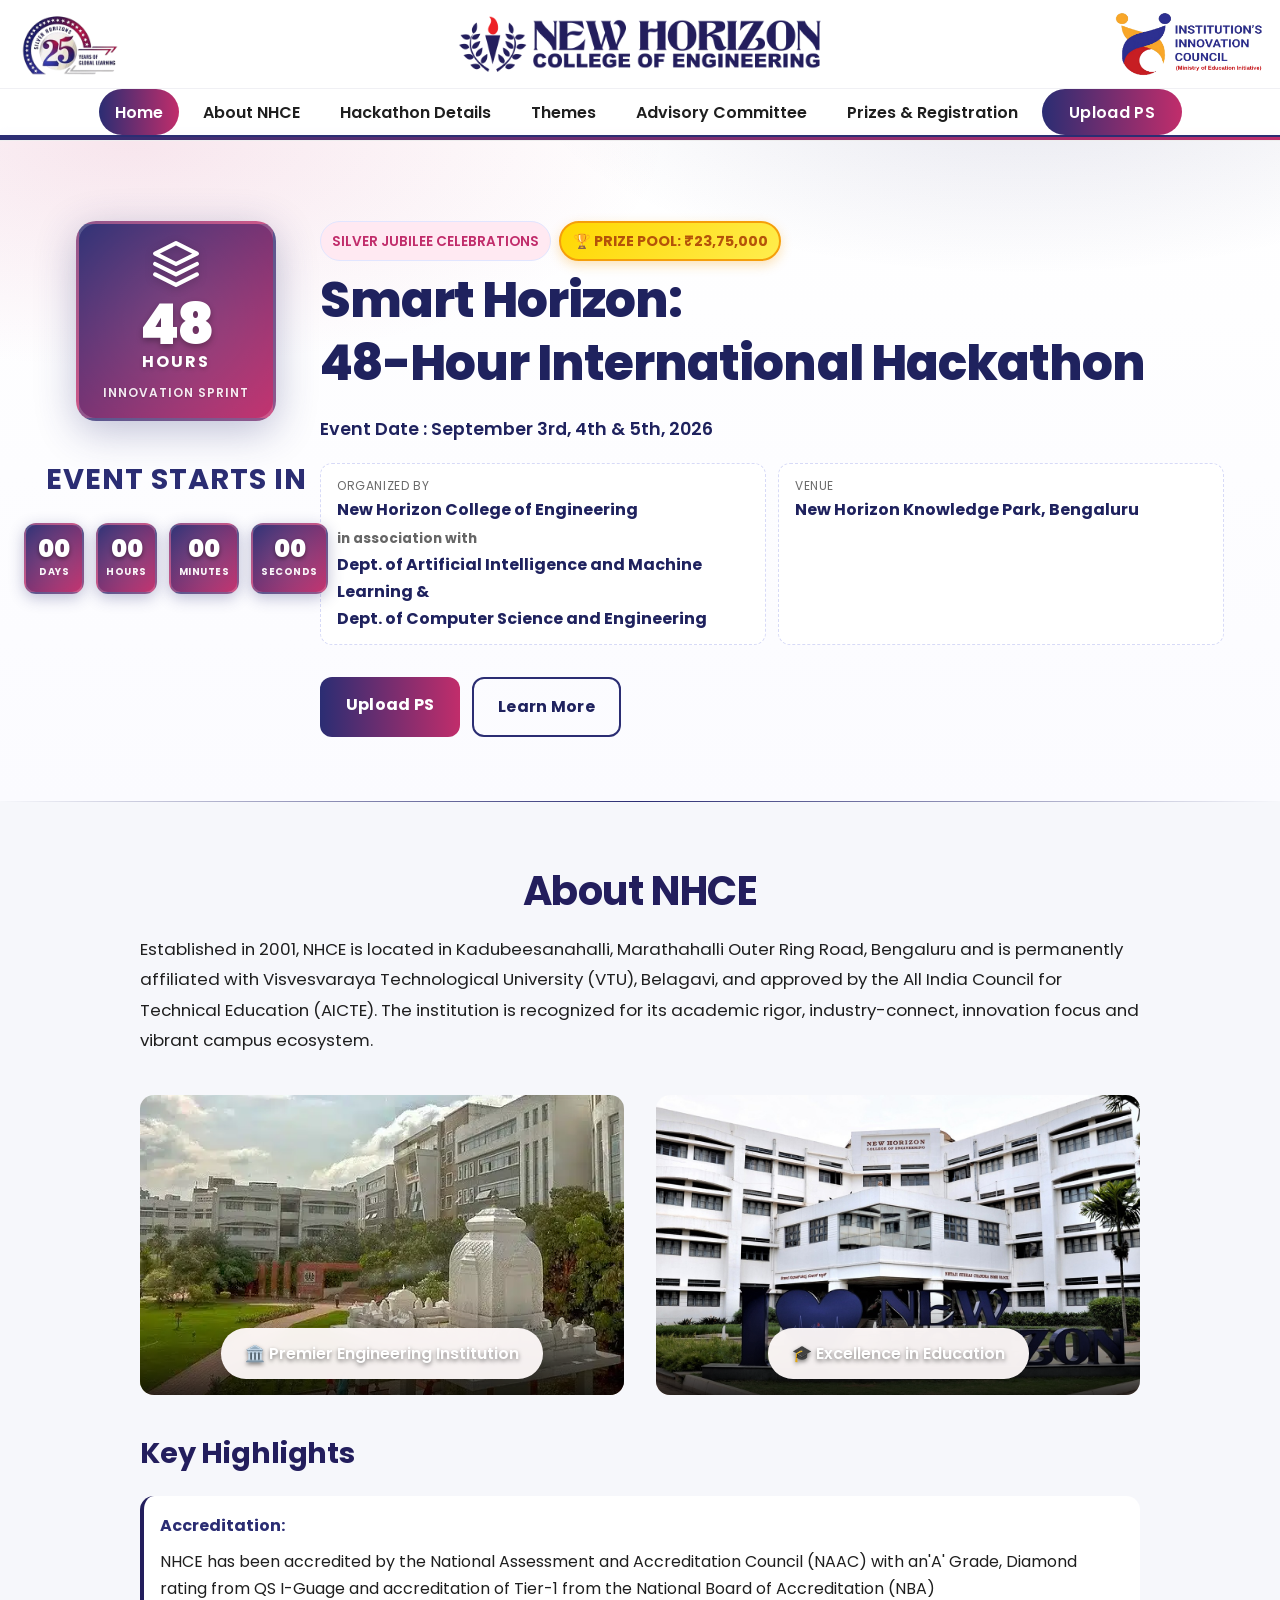
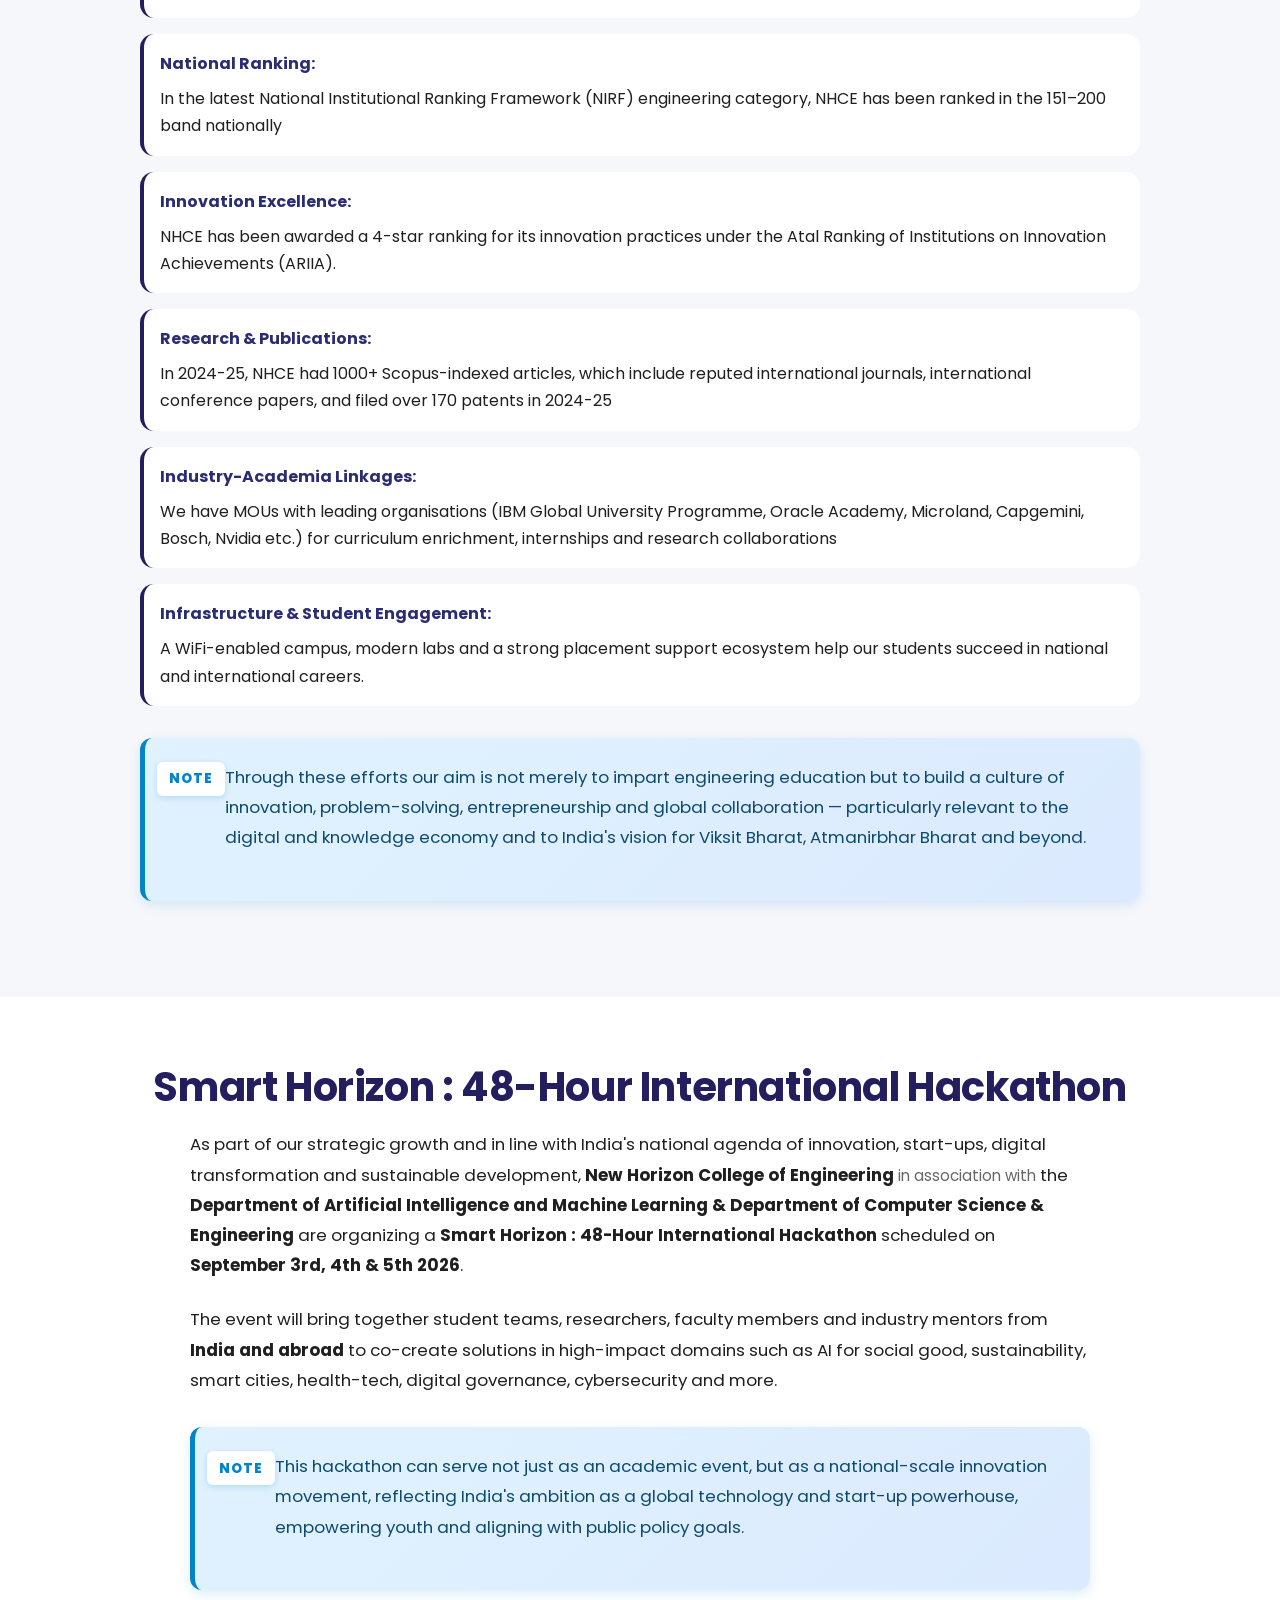
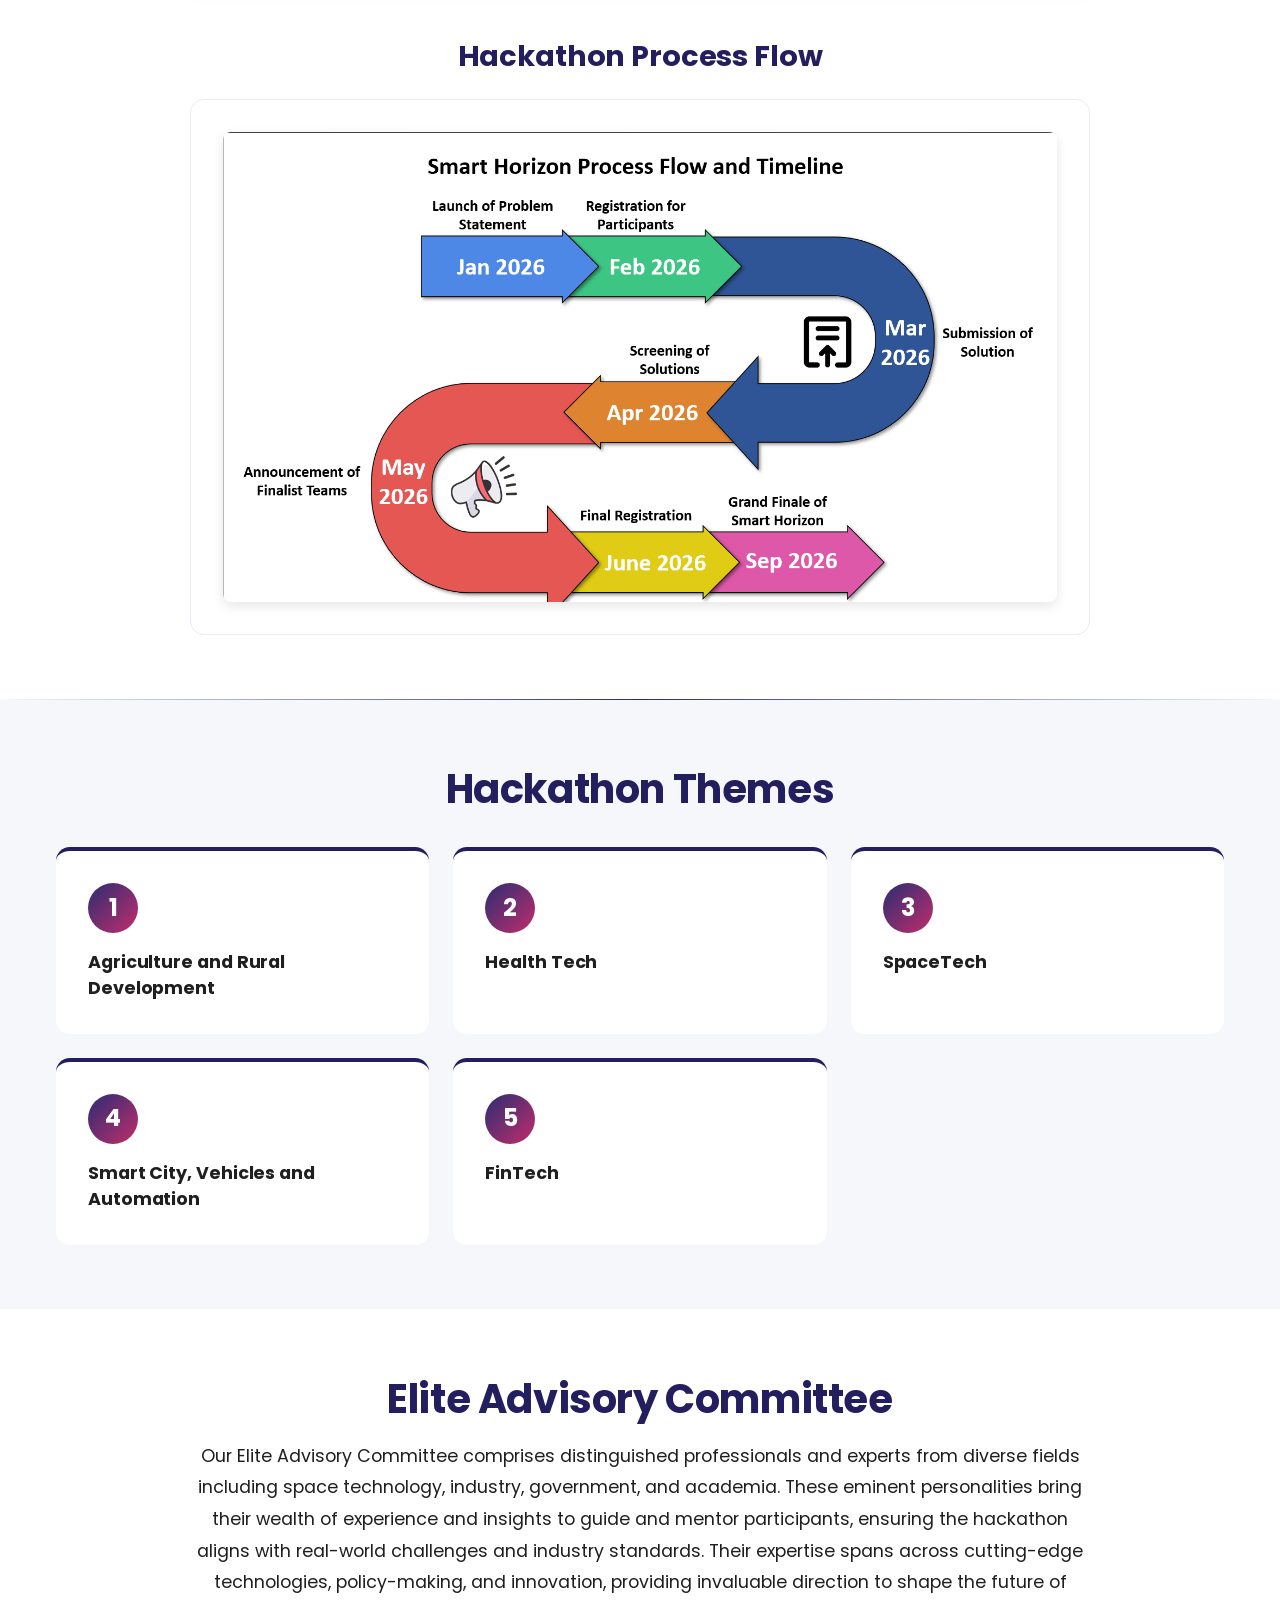
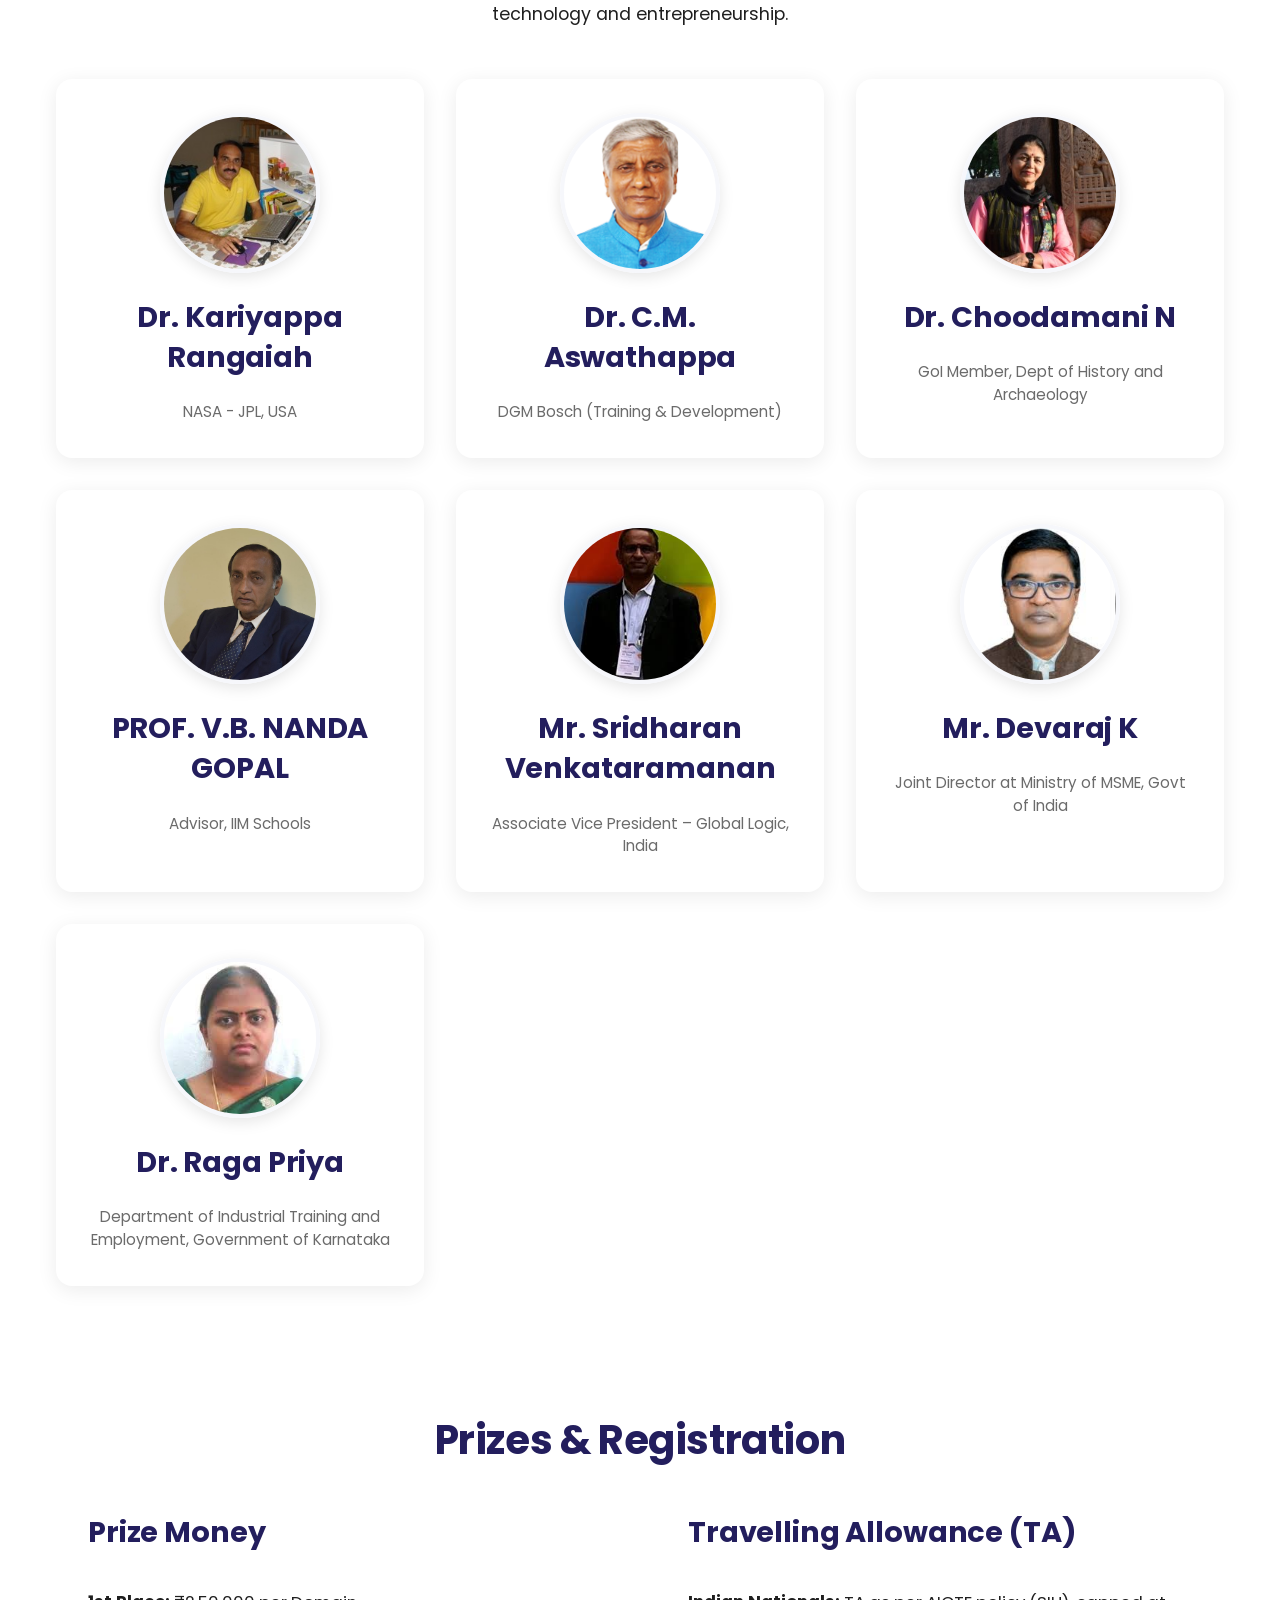
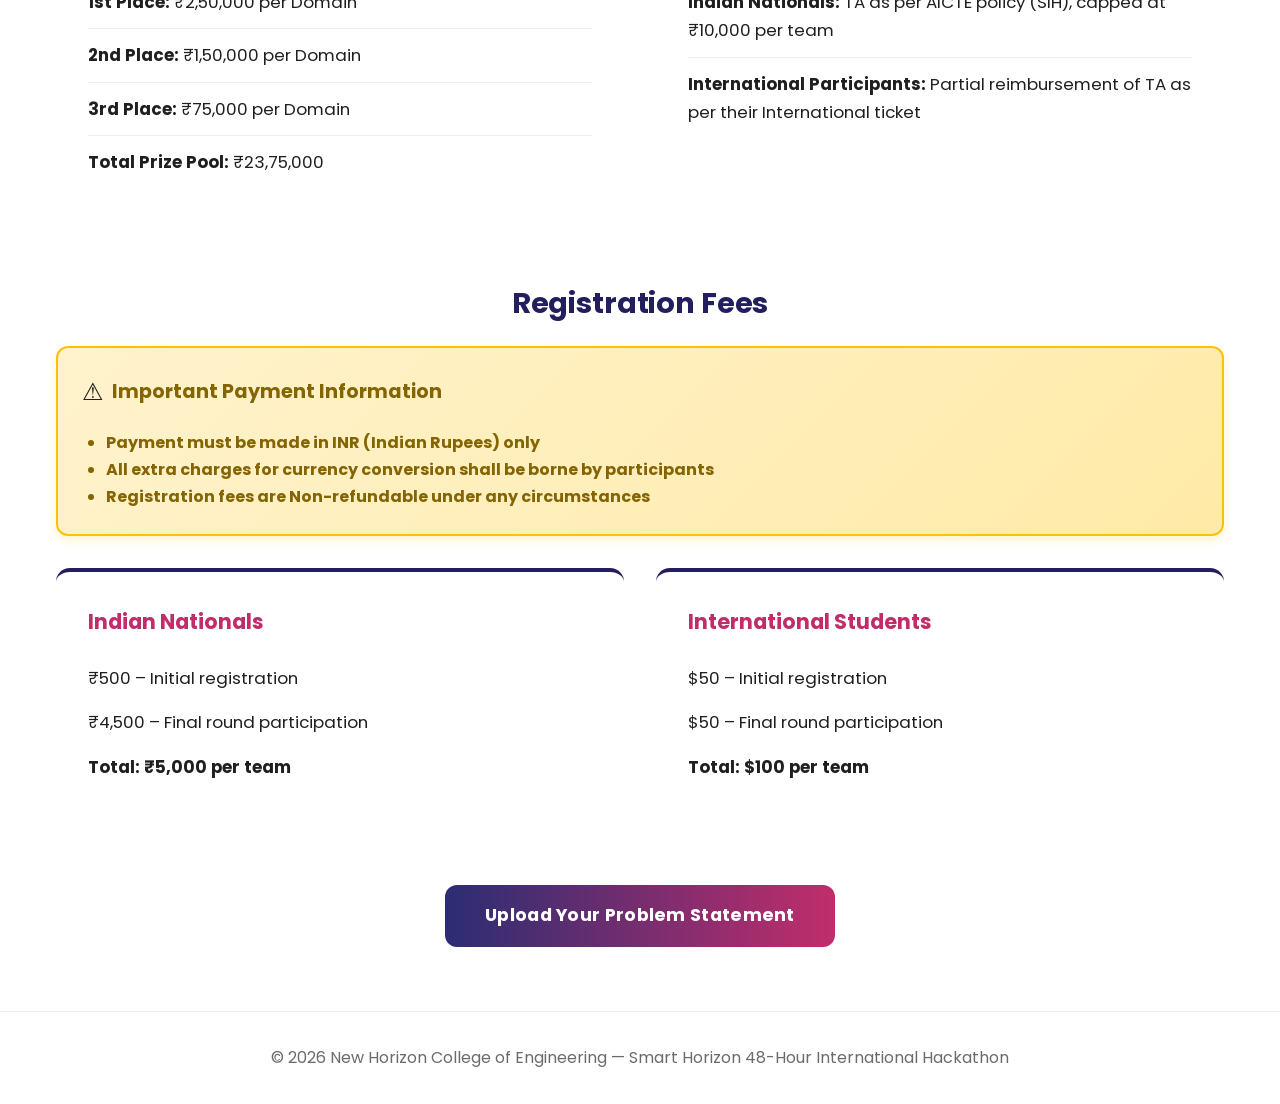
<file: index.html>
<!DOCTYPE html>
<html lang="en">
<head>
  <meta charset="UTF-8" />
  <meta name="viewport" content="width=device-width, initial-scale=1" />
  <title>Smart Horizon 48-Hour International Hackathon 2026 | New Horizon College of Engineering</title>
  <meta name="description" content="Smart Horizon 48-Hour International Hackathon 2026 — Join us for a premier international hackathon at NHCE, Bangalore. September 3-5, 2026." />
  <meta name="theme-color" content="#2b2d73" />
  <meta name="keywords" content="international hackathon, NHCE, AI, machine learning, cybersecurity, IoT, healthcare technology, blockchain" />
  <meta name="author" content="New Horizon College of Engineering" />
  <meta name="robots" content="index, follow" />
  
  <link rel="preconnect" href="https://fonts.googleapis.com" />
  <link rel="preconnect" href="https://fonts.gstatic.com" crossorigin />
  <link href="https://fonts.googleapis.com/css2?family=Poppins:wght@300;400;600;700;800&display=swap" rel="stylesheet" />
  <link rel="stylesheet" href="style.css?v=20241225" />
  <style>
    /* Force countdown timer colors */
    .countdown-item {
      background: linear-gradient(135deg, #2b2d73, #c12d6b) !important;
      color: #ffffff !important;
      border: 2px solid rgba(255, 255, 255, 0.2) !important;
    }
    .countdown-number {
      color: #ffffff !important;
      text-shadow: 0 2px 4px rgba(0,0,0,0.4) !important;
    }
    .countdown-label {
      color: #ffffff !important;
    }
    .countdown-header h3 {
      color: #2b2d73 !important;
    }
  </style>
</head>
<body>
  <a class="skip-link" href="#home">Skip to content</a>

  <header class="site-header" role="banner" aria-label="College branding">
    <div class="header-inner">
      <div class="logo left">
        <img src="Silver_Jubille_Logo-removebg-preview.png" alt="Silver Jubilee — 25 years logo" />
      </div>
      <div class="logo center">
        <img src="NHCE Blue.png" alt="New Horizon College of Engineering logo" />
      </div>
      <div class="logo right">
        <img src="hi.png" alt="Institution's Innovation Council logo" />
      </div>
    </div>

    <nav class="site-nav" role="navigation" aria-label="Primary">
      <button class="nav-toggle" type="button" aria-expanded="false" aria-controls="nav-menu" aria-label="Toggle navigation">
        <span class="bar"></span><span class="bar"></span><span class="bar"></span>
      </button>
      <ul id="nav-menu" class="nav-menu">
        <li><a class="nav-link" href="#home" aria-current="page">Home</a></li>
        <li><a class="nav-link" href="#about">About NHCE</a></li>
        <li><a class="nav-link" href="#hackathon">Hackathon Details</a></li>
        <li><a class="nav-link" href="#themes">Themes</a></li>
        <li><a class="nav-link" href="#advisory-committee">Advisory Committee</a></li>
        <li><a class="nav-link" href="#prizes">Prizes & Registration</a></li>
        <li><a class="btn primary" href="upload_form.html">Upload PS</a></li>
      </ul>
    </nav>
  </header>

  <main id="home" class="section home" role="main">
    <div class="container">
      <div class="hero">
        <div class="clock-section">
          <div class="event-badge">
            <div class="badge-icon">
              <svg viewBox="0 0 24 24" fill="none" xmlns="http://www.w3.org/2000/svg">
                <path d="M12 2L2 7L12 12L22 7L12 2Z" stroke="currentColor" stroke-width="2" stroke-linecap="round" stroke-linejoin="round"/>
                <path d="M2 17L12 22L22 17" stroke="currentColor" stroke-width="2" stroke-linecap="round" stroke-linejoin="round"/>
                <path d="M2 12L12 17L22 12" stroke="currentColor" stroke-width="2" stroke-linecap="round" stroke-linejoin="round"/>
              </svg>
            </div>
            <div class="badge-content">
              <span class="badge-number">48</span>
              <span class="badge-text">Hours</span>
            </div>
            <div class="badge-subtitle">Innovation Sprint</div>
          </div>
          
          <!-- Countdown Timer -->
          <div class="countdown-container">
            <div class="countdown-header">
              <h3>Event Starts In</h3>
            </div>
            <div class="countdown-timer" id="countdown-timer">
              <div class="countdown-item">
                <div class="countdown-number" id="days">00</div>
                <div class="countdown-label">DAYS</div>
              </div>
              <div class="countdown-item">
                <div class="countdown-number" id="hours">00</div>
                <div class="countdown-label">HOURS</div>
              </div>
              <div class="countdown-item">
                <div class="countdown-number" id="minutes">00</div>
                <div class="countdown-label">MINUTES</div>
              </div>
              <div class="countdown-item">
                <div class="countdown-number" id="seconds">00</div>
                <div class="countdown-label">SECONDS</div>
              </div>
            </div>
          </div>
        </div>
        <div class="hero-content">
          <div class="hero-badges">
            <span class="chip accent">SILVER JUBILEE CELEBRATIONS</span>
            <span class="chip prize-highlight">🏆 PRIZE POOL: ₹23,75,000</span>
          </div>
          <h1>Smart Horizon: <br>48-Hour International Hackathon</h1>
          <p class="subtitle">Event Date : September 3rd, 4th & 5th, 2026</p>
          
          <div class="event-meta">
            <div class="meta-item">
              <span class="label">Organized by</span>
              <span class="value">New Horizon College of Engineering<br><span style="color: #666; font-size: 0.85em;">in association with</span><br>Dept. of Artificial Intelligence and Machine Learning &<br>Dept. of Computer Science and Engineering</span>
            </div>
            <div class="meta-item">
              <span class="label">Venue</span>
              <span class="value">New Horizon Knowledge Park, Bengaluru</span>
            </div>
          </div>
          <div class="cta">
            <a class="btn primary" href="upload_form.html">Upload PS</a>
            <a class="btn outline" href="#hackathon">Learn More</a>
          </div>
        </div>
      </div>
    </div>
  </main>

  <section id="about" class="section alt">
    <div class="container">
      <h2>About NHCE</h2>
      <div class="about-content">
        <p>Established in 2001, NHCE is located in Kadubeesanahalli, Marathahalli Outer Ring Road, Bengaluru and is permanently affiliated with Visvesvaraya Technological University (VTU), Belagavi, and approved by the All India Council for Technical Education (AICTE). The institution is recognized for its academic rigor, industry-connect, innovation focus and vibrant campus ecosystem.</p>
        
        <div class="campus-images-grid">
          <div class="campus-image-card">
            <img src="new.jpeg" alt="New Horizon College of Engineering Campus - Modern building with green landscaping" loading="lazy" />
            <div class="image-caption">
              <span class="campus-badge">🏛️ Premier Engineering Institution</span>
            </div>
          </div>
          <div class="campus-image-card">
            <img src="nhce.jpeg" alt="New Horizon College of Engineering Campus - Additional view" loading="lazy" />
            <div class="image-caption">
              <span class="campus-badge">🎓 Excellence in Education</span>
            </div>
          </div>
        </div>
        
        <h3>Key Highlights</h3>
        <ul class="highlights-list">
          <li><strong>Accreditation:</strong> NHCE has been accredited by the National Assessment and Accreditation Council (NAAC) with an'A' Grade, Diamond rating from QS I-Guage and accreditation of Tier-1 from the National Board of Accreditation (NBA)</li>
          <li><strong>National Ranking:</strong> In the latest National Institutional Ranking Framework (NIRF) engineering category, NHCE has been ranked in the 151–200 band nationally</li>
          <li><strong>Innovation Excellence:</strong> NHCE has been awarded a 4-star ranking for its innovation practices under the Atal Ranking of Institutions on Innovation Achievements (ARIIA).</li>
          <li><strong>Research & Publications:</strong> In 2024-25, NHCE had 1000+ Scopus-indexed articles, which include reputed international journals, international conference papers, and filed over 170 patents in 2024-25</li>
          <li><strong>Industry-Academia Linkages:</strong> We have MOUs with leading organisations (IBM Global University Programme, Oracle Academy, Microland, Capgemini, Bosch, Nvidia etc.) for curriculum enrichment, internships and research collaborations</li>
          <li><strong>Infrastructure & Student Engagement:</strong> A WiFi-enabled campus, modern labs and a strong placement support ecosystem help our students succeed in national and international careers.</li>
        </ul>
        
        <div class="note-box">
          <span class="note-label">NOTE</span>
          <p>Through these efforts our aim is not merely to impart engineering education but to build a culture of innovation, problem-solving, entrepreneurship and global collaboration — particularly relevant to the digital and knowledge economy and to India's vision for Viksit Bharat, Atmanirbhar Bharat and beyond.</p>
        </div>
      </div>
    </div>
  </section>

  <section id="hackathon" class="section">
    <div class="container">
      <h2>Smart Horizon : 48-Hour International Hackathon</h2>
      <div class="hackathon-info-content">
        <p>As part of our strategic growth and in line with India's national agenda of innovation, start-ups, digital transformation and sustainable development, <strong>New Horizon College of Engineering</strong> <span style="color: #666; font-size: 0.9em;">in association with</span> the <strong>Department of Artificial Intelligence and Machine Learning & Department of Computer Science & Engineering</strong> are organizing a <strong>Smart Horizon : 48-Hour International Hackathon</strong> scheduled on <strong>September 3rd, 4th & 5th 2026</strong>.</p>
        
        <p>The event will bring together student teams, researchers, faculty members and industry mentors from<strong> India and abroad </strong>to co-create solutions in high-impact domains such as AI for social good, sustainability, smart cities, health-tech, digital governance, cybersecurity and more.</p>
        
        <div class="note-box">
          <span class="note-label">NOTE</span>
          <p>This hackathon can serve not just as an academic event, but as a national-scale innovation movement, reflecting India's ambition as a global technology and start-up powerhouse, empowering youth and aligning with public policy goals.</p>
        </div>
        
        <!-- Hackathon Flow Diagram -->
        <div class="flow-diagram-section">
          <h3>Hackathon Process Flow</h3>
          <div class="flow-image-container">
            <img src="flow.png" alt="Hackathon Process Flow Diagram" loading="lazy" />
          </div>
        </div>
      </div>
    </div>
  </section>

  <section id="themes" class="section alt">
    <div class="container">
      <h2>Hackathon Themes</h2>
      <div class="domains-grid">
        <div class="domain-card">
          <div class="domain-number">1</div>
          <h3>Agriculture and Rural Development</h3>
        </div>
        <div class="domain-card">
          <div class="domain-number">2</div>
          <h3>Health Tech</h3>
        </div>
        <div class="domain-card">
          <div class="domain-number">3</div>
          <h3>SpaceTech</h3>
        </div>
        <div class="domain-card">
          <div class="domain-number">4</div>
          <h3>Smart City, Vehicles and Automation</h3>
        </div>
        <div class="domain-card">
          <div class="domain-number">5</div>
          <h3>FinTech</h3>
        </div>
      </div>
    </div>
  </section>

  <section id="advisory-committee" class="section">
    <div class="container">
      <h2>Elite Advisory Committee</h2>
      <div class="advisory-intro">
        <p>Our Elite Advisory Committee comprises distinguished professionals and experts from diverse fields including space technology, industry, government, and academia. These eminent personalities bring their wealth of experience and insights to guide and mentor participants, ensuring the hackathon aligns with real-world challenges and industry standards. Their expertise spans across cutting-edge technologies, policy-making, and innovation, providing invaluable direction to shape the future of technology and entrepreneurship.</p>
      </div>
      
      <div class="advisory-grid">
        <div class="advisory-member">
          <div class="member-photo">
            <img src="Dr. Kariyappa Rangaiah.jpg" alt="Dr. Kariyappa Rangaiah" loading="lazy" />
          </div>
          <div class="member-info">
            <h3>Dr. Kariyappa Rangaiah</h3>
            <p class="member-designation">NASA - JPL, USA</p>
          </div>
        </div>

        <div class="advisory-member">
          <div class="member-photo">
            <img src="Dr. C.M Ahwathappa.png" alt="Dr. C.M. Aswathappa" loading="lazy" />
          </div>
          <div class="member-info">
            <h3>Dr. C.M. Aswathappa</h3>
            <p class="member-designation">DGM Bosch (Training & Development)</p>
          </div>
        </div>

        <div class="advisory-member">
          <div class="member-photo">
            <img src="Dr. Choodamani R.jpg" alt="Dr. Choodamani N" loading="lazy" />
          </div>
          <div class="member-info">
            <h3>Dr. Choodamani N</h3>
            <p class="member-designation">GoI Member, Dept of History and Archaeology</p>
          </div>
        </div>

        <div class="advisory-member">
          <div class="member-photo">
            <img src="Nanda-Gopal.jpeg" alt="PROF. V.B. NANDA GOPAL" loading="lazy" />
          </div>
          <div class="member-info">
            <h3>PROF. V.B. NANDA GOPAL</h3>
            <p class="member-designation">Advisor, IIM Schools</p>
          </div>
        </div>

        <div class="advisory-member">
          <div class="member-photo">
            <img src="Mr. Sridharan.jpg" alt="Mr. Sridharan Venkataramanan" loading="lazy" />
          </div>
          <div class="member-info">
            <h3>Mr. Sridharan Venkataramanan</h3>
            <p class="member-designation">Associate Vice President – Global Logic, India</p>
          </div>
        </div>

        <div class="advisory-member">
          <div class="member-photo">
            <img src="Mr. Devraj K.jpg" alt="Mr. Devaraj K" loading="lazy" />
          </div>
          <div class="member-info">
            <h3>Mr. Devaraj K</h3>
            <p class="member-designation">Joint Director at Ministry of MSME, Govt of India</p>
          </div>
        </div>

        <div class="advisory-member">
          <div class="member-photo">
            <img src="Dr. Ragapriya R.jpg" alt="Dr. Raga Priya" loading="lazy" />
          </div>
          <div class="member-info">
            <h3>Dr. Raga Priya</h3>
            <p class="member-designation">Department of Industrial Training and Employment, Government of Karnataka</p>
          </div>
        </div>
      </div>
    </div>
  </section>

  <section id="prizes" class="section">
    <div class="container">
      <h2>Prizes & Registration</h2>
      
      <div class="grid two">
        <div class="prize-section">
          <h3>Prize Money</h3>
          <ul class="prize-list">
            <li><strong>1st Place:</strong> ₹2,50,000 per Domain</li>
            <li><strong>2nd Place:</strong> ₹1,50,000 per Domain</li>
            <li><strong>3rd Place:</strong> ₹75,000 per Domain</li>
            <li><strong>Total Prize Pool:</strong> ₹23,75,000</li>

          </ul>
        </div>
        
        <div class="ta-section">
          <h3>Travelling Allowance (TA)</h3>
          <ul class="ta-list">
            <li><strong>Indian Nationals:</strong> TA as per AICTE policy (SIH), capped at ₹10,000 per team</li>
            <li><strong>International Participants:</strong> Partial reimbursement of TA as per their International ticket</li>
          </ul>
        </div>
      </div>
      
      <div class="registration-section">
        <h3>Registration Fees</h3>
        
        <!-- Important Payment Notice -->
        <div class="payment-notice" style="background: linear-gradient(135deg, #fff3cd, #ffeaa7); border: 2px solid #ffc107; border-radius: 12px; padding: 1.5rem; margin-bottom: 2rem; box-shadow: 0 4px 12px rgba(255, 193, 7, 0.2);">
          <div style="display: flex; align-items: center; margin-bottom: 1rem;">
            <span style="font-size: 1.5rem; margin-right: 0.5rem;">⚠️</span>
            <h4 style="color: #856404; margin: 0; font-size: 1.2rem;">Important Payment Information</h4>
          </div>
          <ul style="color: #856404; margin: 0; padding-left: 1.5rem;">
            <li><strong>Payment must be made in INR (Indian Rupees) only</strong></li>
            <li><strong>All extra charges for currency conversion shall be borne by participants</strong></li>
            <li><strong>Registration fees are Non-refundable under any circumstances</strong></li>
          </ul>
        </div>
        
        <div class="grid two">
          <div class="reg-card">
            <h4>Indian Nationals</h4>
            <ul>
              <li>₹500 – Initial registration</li>
              <li>₹4,500 – Final round participation</li>
              <li><strong>Total: ₹5,000 per team</strong></li>
            </ul>
          </div>
          <div class="reg-card">
            <h4>International Students</h4>
            <ul>
              <li>$50 – Initial registration</li>
              <li>$50 – Final round participation</li>
              <li><strong>Total: $100 per team</strong></li>
            </ul>
          </div>
        </div>
      </div>
      
      <div class="cta-center">
        <a class="btn primary large" href="upload_form.html">Upload Your Problem Statement</a>
      </div>
    </div>
  </section>

  <footer class="site-footer" role="contentinfo">
    <div class="container">
      <p>&copy; 2026 New Horizon College of Engineering — Smart Horizon 48-Hour International Hackathon</p>
    </div>
  </footer>

  <script src="script.js?v=20241225"></script>
  <script>
    // Inline countdown timer for debugging
    console.log('Inline script loaded');
    
    function debugCountdown() {
      console.log('Debug countdown function called');
      const hackathonStart = new Date('2026-09-03T03:30:00.000Z');
      const now = new Date();
      const timeDiff = hackathonStart - now;
      
      console.log('Target date:', hackathonStart);
      console.log('Current date:', now);
      console.log('Time difference:', timeDiff);
      
      const daysEl = document.getElementById('days');
      const hoursEl = document.getElementById('hours');
      const minutesEl = document.getElementById('minutes');
      const secondsEl = document.getElementById('seconds');
      
      console.log('Elements found:', {
        days: !!daysEl,
        hours: !!hoursEl,
        minutes: !!minutesEl,
        seconds: !!secondsEl
      });
      
      if (daysEl && hoursEl && minutesEl && secondsEl && timeDiff > 0) {
        const days = Math.floor(timeDiff / (1000 * 60 * 60 * 24));
        const hours = Math.floor((timeDiff % (1000 * 60 * 60 * 24)) / (1000 * 60 * 60));
        const minutes = Math.floor((timeDiff % (1000 * 60 * 60)) / (1000 * 60));
        const seconds = Math.floor((timeDiff % (1000 * 60)) / 1000);
        
        daysEl.textContent = days.toString().padStart(2, '0');
        hoursEl.textContent = hours.toString().padStart(2, '0');
        minutesEl.textContent = minutes.toString().padStart(2, '0');
        secondsEl.textContent = seconds.toString().padStart(2, '0');
        
        console.log('Countdown updated:', {days, hours, minutes, seconds});
      }
    }
    
    // Start debug countdown when DOM is ready
    if (document.readyState === 'loading') {
      document.addEventListener('DOMContentLoaded', function() {
        console.log('DOM loaded, starting debug countdown');
        debugCountdown();
        setInterval(debugCountdown, 1000);
      });
    } else {
      console.log('DOM already loaded, starting debug countdown');
      debugCountdown();
      setInterval(debugCountdown, 1000);
    }
  </script>
</body>
</html>
</file>
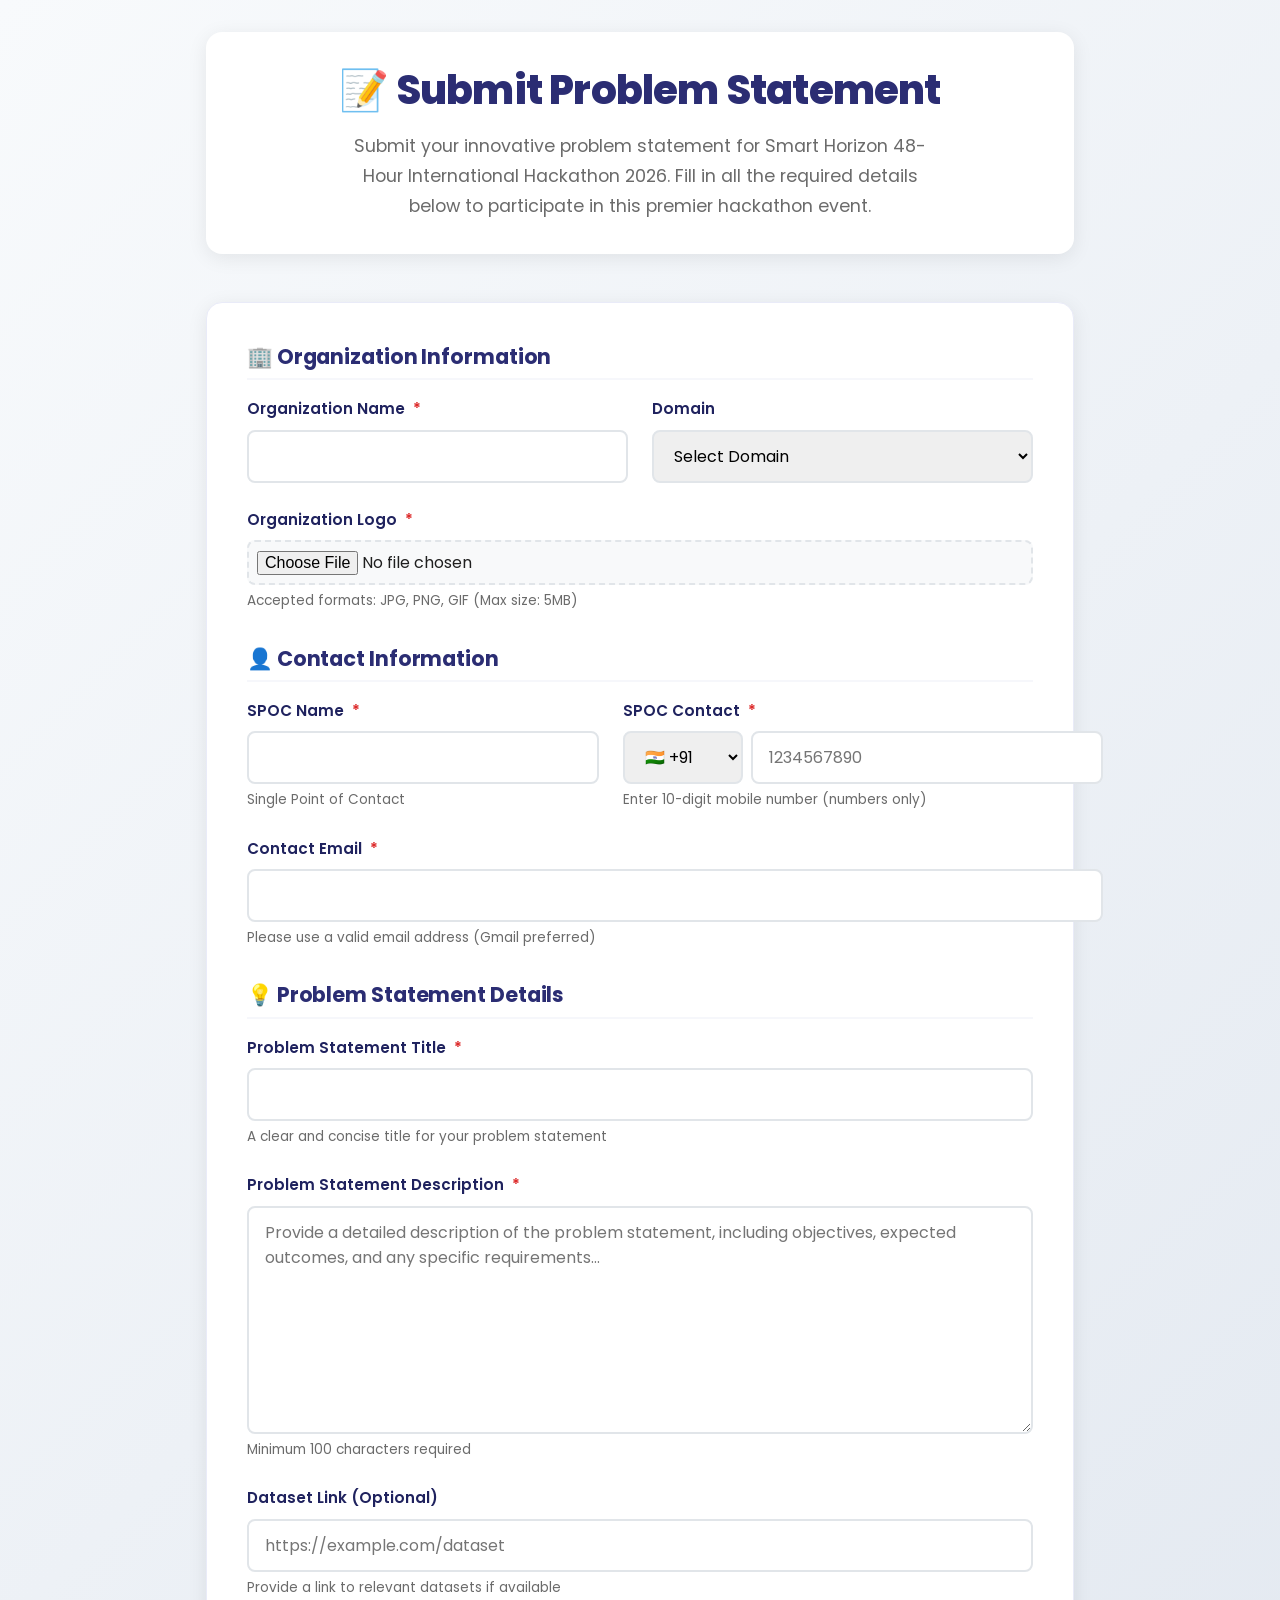
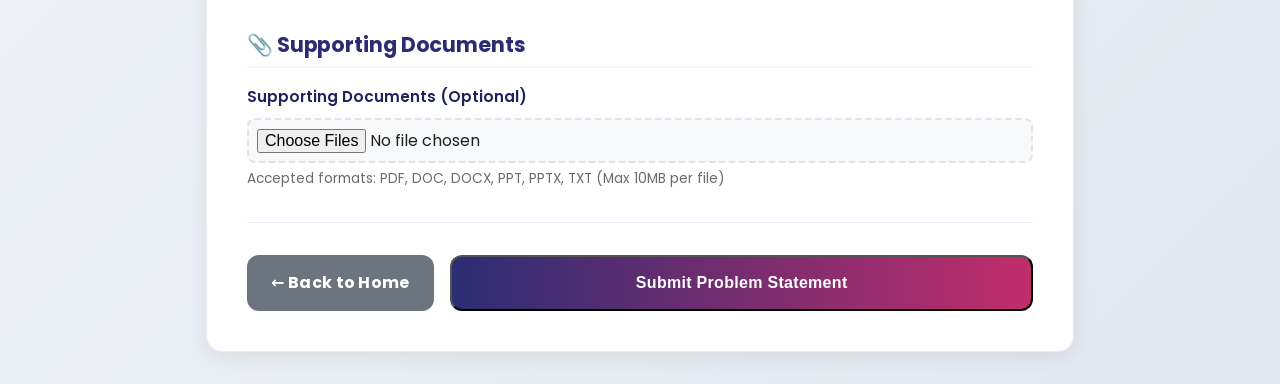
<file: upload_form.html>
<!DOCTYPE html>
<html lang="en">
<head>
  <meta charset="UTF-8" />
  <meta name="viewport" content="width=device-width, initial-scale=1" />
  <title>Submit Problem Statement | Smart Horizon Hackathon 2026</title>
  <meta name="description" content="Submit your problem statement for Smart Horizon 48-Hour International Hackathon 2026" />
  <meta name="theme-color" content="#2b2d73" />
  
  <link rel="preconnect" href="https://fonts.googleapis.com" />
  <link rel="preconnect" href="https://fonts.gstatic.com" crossorigin />
  <link href="https://fonts.googleapis.com/css2?family=Poppins:wght@300;400;600;700;800&display=swap" rel="stylesheet" />
  <link rel="stylesheet" href="style.css?v=20241225" />
  
  <style>
    .upload-page {
      min-height: 100vh;
      background: linear-gradient(135deg, #f8fafc 0%, #e2e8f0 100%);
      padding: 2rem 0;
    }
    
    .upload-container {
      max-width: 900px;
      margin: 0 auto;
      padding: 0 1rem;
    }
    
    .upload-header {
      text-align: center;
      margin-bottom: 3rem;
      background: #fff;
      padding: 2rem;
      border-radius: 16px;
      box-shadow: 0 4px 20px rgba(0,0,0,0.08);
    }
    
    .upload-header h1 {
      color: var(--primary);
      margin-bottom: 1rem;
      font-size: 2.5rem;
    }
    
    .upload-header p {
      color: var(--muted);
      font-size: 1.1rem;
      max-width: 600px;
      margin: 0 auto;
    }
    
    .upload-form-container {
      background: #fff;
      border-radius: 16px;
      padding: 2.5rem;
      box-shadow: 0 4px 20px rgba(0,0,0,0.08);
      border: 1px solid #e9ebf8;
    }
    
    .form-section {
      margin-bottom: 2rem;
    }
    
    .form-section h3 {
      color: var(--primary);
      margin-bottom: 1rem;
      font-size: 1.3rem;
      border-bottom: 2px solid var(--alt);
      padding-bottom: 0.5rem;
    }
    
    .form-grid {
      display: grid;
      grid-template-columns: 1fr 1fr;
      gap: 1.5rem;
    }
    
    .form-group {
      display: flex;
      flex-direction: column;
    }
    
    .form-group.full-width {
      grid-column: 1 / -1;
    }
    
    .form-group label {
      font-weight: 600;
      color: var(--primary-700);
      margin-bottom: 0.5rem;
      font-size: 0.95rem;
    }
    
    .form-group label .required {
      color: #dc2626;
      margin-left: 0.25rem;
    }
    
    .form-group input,
    .form-group select,
    .form-group textarea {
      padding: 0.75rem 1rem;
      border: 2px solid #e1e5e9;
      border-radius: 8px;
      font-size: 1rem;
      transition: all 0.3s ease;
      font-family: inherit;
    }
    
    .form-group input:focus,
    .form-group select:focus,
    .form-group textarea:focus {
      outline: none;
      border-color: var(--primary);
      box-shadow: 0 0 0 3px rgba(43, 45, 115, 0.1);
    }
    
    .form-group textarea {
      resize: vertical;
      min-height: 120px;
    }
    
    .form-group small {
      color: var(--muted);
      font-size: 0.85rem;
      margin-top: 0.25rem;
    }
    
    .form-group input[type="file"] {
      padding: 0.5rem;
      border: 2px dashed #e1e5e9;
      background: #f8f9fa;
      cursor: pointer;
    }
    
    .form-group input[type="file"]:hover {
      border-color: var(--primary);
      background: #f0f2ff;
    }
    
    .form-actions {
      display: flex;
      gap: 1rem;
      justify-content: center;
      margin-top: 2rem;
      padding-top: 2rem;
      border-top: 1px solid #e9ebf8;
    }
    
    .btn-back {
      background: #6c757d;
      color: white;
    }
    
    .btn-back:hover {
      background: #5a6268;
    }
    
    .status-message {
      margin: 1.5rem 0;
      padding: 1rem;
      border-radius: 8px;
      font-weight: 600;
      display: none;
    }
    
    .status-message.success {
      background: #d4edda;
      color: #155724;
      border: 1px solid #c3e6cb;
    }
    
    .status-message.error {
      background: #f8d7da;
      color: #721c24;
      border: 1px solid #f5c6cb;
    }
    
    .status-message.loading {
      background: #d1ecf1;
      color: #0c5460;
      border: 1px solid #bee5eb;
    }
    
    @media (max-width: 768px) {
      .upload-page {
        padding: 1rem 0;
      }
      
      .upload-header {
        padding: 1.5rem;
        margin-bottom: 2rem;
      }
      
      .upload-header h1 {
        font-size: 2rem;
      }
      
      .upload-form-container {
        padding: 1.5rem;
      }
      
      .form-grid {
        grid-template-columns: 1fr;
        gap: 1rem;
      }
      
      .form-actions {
        flex-direction: column;
      }
      
      .form-actions .btn {
        width: 100%;
      }
    }
  </style>
</head>
<body>
  <div class="upload-page">
    <div class="upload-container">
      <div class="upload-header">
        <h1>📝 Submit Problem Statement</h1>
        <p>Submit your innovative problem statement for Smart Horizon 48-Hour International Hackathon 2026. Fill in all the required details below to participate in this premier hackathon event.</p>
      </div>
      
      <div class="upload-form-container">
        <form id="uploadForm" enctype="multipart/form-data">
          <div class="form-section">
            <h3>🏢 Organization Information</h3>
            <div class="form-grid">
              <div class="form-group">
                <label for="orgName">Organization Name <span class="required">*</span></label>
                <input type="text" id="orgName" name="orgName" required>
              </div>
              
              <div class="form-group">
                <label for="domain">Domain</label>
                <select id="domain" name="domain">
                  <option value="">Select Domain</option>
                  <option value="Agriculture and Rural Development">Agriculture and Rural Development</option>
                  <option value="Health Tech">Health Tech</option>
                  <option value="SpaceTech">SpaceTech</option>
                  <option value="Smart City, Vehicles and Automation">Smart City, Vehicles and Automation</option>
                  <option value="FinTech">FinTech</option>
                  <option value="Gen AI for Business Applications">Gen AI for Business Applications</option>
                  <option value="Cyber Security">Cyber Security</option>
                  <option value="AI/ML/DL">AI/ML/DL</option>
                  <option value="Internet of Things (IoT)">Internet of Things (IoT)</option>
                  <option value="Innovation using Web 3.0">Innovation using Web 3.0</option>
                </select>
              </div>
              
              <div class="form-group full-width">
                <label for="logo">Organization Logo <span class="required">*</span></label>
                <input type="file" id="logo" name="logo" accept="image/*" required>
                <small>Accepted formats: JPG, PNG, GIF (Max size: 5MB)</small>
              </div>
            </div>
          </div>
          
          <div class="form-section">
            <h3>👤 Contact Information</h3>
            <div class="form-grid">
              <div class="form-group">
                <label for="spocName">SPOC Name <span class="required">*</span></label>
                <input type="text" id="spocName" name="spocName" required>
                <small>Single Point of Contact</small>
              </div>
              
              <div class="form-group">
                <label for="spocContact">SPOC Contact <span class="required">*</span></label>
                <div style="display: flex; gap: 0.5rem;">
                  <select id="countryCode" name="countryCode" style="flex: 0 0 120px;" required>
                    <option value="+91">🇮🇳 +91</option>
                    <option value="+1">🇺🇸 +1</option>
                    <option value="+44">🇬🇧 +44</option>
                    <option value="+61">🇦🇺 +61</option>
                    <option value="+81">🇯🇵 +81</option>
                    <option value="+49">🇩🇪 +49</option>
                    <option value="+33">🇫🇷 +33</option>
                    <option value="+86">🇨🇳 +86</option>
                    <option value="+82">🇰🇷 +82</option>
                    <option value="+65">🇸🇬 +65</option>
                    <option value="+60">🇲🇾 +60</option>
                    <option value="+66">🇹🇭 +66</option>
                    <option value="+84">🇻🇳 +84</option>
                    <option value="+62">🇮🇩 +62</option>
                    <option value="+63">🇵🇭 +63</option>
                    <option value="+94">🇱🇰 +94</option>
                    <option value="+880">🇧🇩 +880</option>
                    <option value="+977">🇳🇵 +977</option>
                    <option value="+971">🇦🇪 +971</option>
                    <option value="+966">🇸🇦 +966</option>
                  </select>
                  <input type="tel" id="spocContact" name="spocContact" style="flex: 1;" pattern="[0-9]{10}" maxlength="10" required placeholder="1234567890">
                </div>
                <small>Enter 10-digit mobile number (numbers only)</small>
              </div>
              
              <div class="form-group full-width">
                <label for="contactEmail">Contact Email <span class="required">*</span></label>
                <input type="email" id="contactEmail" name="contactEmail" required pattern="[a-zA-Z0-9._%+-]+@(gmail\.com|[a-zA-Z0-9.-]+\.[a-zA-Z]{2,})$">
                <small>Please use a valid email address (Gmail preferred)</small>
              </div>
            </div>
          </div>
          
          <div class="form-section">
            <h3>💡 Problem Statement Details</h3>
            <div class="form-grid">
              <div class="form-group full-width">
                <label for="psTitle">Problem Statement Title <span class="required">*</span></label>
                <input type="text" id="psTitle" name="psTitle" required>
                <small>A clear and concise title for your problem statement</small>
              </div>
              
              <div class="form-group full-width">
                <label for="psDescription">Problem Statement Description <span class="required">*</span></label>
                <textarea id="psDescription" name="psDescription" rows="8" required placeholder="Provide a detailed description of the problem statement, including objectives, expected outcomes, and any specific requirements..."></textarea>
                <small>Minimum 100 characters required</small>
              </div>
              
              <div class="form-group full-width">
                <label for="datasetLink">Dataset Link (Optional)</label>
                <input type="url" id="datasetLink" name="datasetLink" placeholder="https://example.com/dataset">
                <small>Provide a link to relevant datasets if available</small>
              </div>
            </div>
          </div>
          
          <div class="form-section">
            <h3>📎 Supporting Documents</h3>
            <div class="form-grid">
              <div class="form-group full-width">
                <label for="documents">Supporting Documents (Optional)</label>
                <input type="file" id="documents" name="documents[]" multiple accept=".pdf,.doc,.docx,.ppt,.pptx,.txt">
                <small>Accepted formats: PDF, DOC, DOCX, PPT, PPTX, TXT (Max 10MB per file)</small>
              </div>
            </div>
          </div>
          
          <div id="statusMessage" class="status-message"></div>
          
          <div class="form-actions">
            <a href="index1.html" class="btn btn-back">← Back to Home</a>
            <button type="submit" class="btn primary">Submit Problem Statement</button>
          </div>
        </form>
      </div>
    </div>
  </div>

  <script>
    // Mobile number validation - only allow numbers
    document.getElementById('spocContact').addEventListener('input', function(e) {
      // Remove any non-numeric characters
      this.value = this.value.replace(/[^0-9]/g, '');
      
      // Limit to 10 digits
      if (this.value.length > 10) {
        this.value = this.value.slice(0, 10);
      }
      
      // Update validation message
      const small = this.parentElement.nextElementSibling;
      if (this.value.length === 10) {
        small.textContent = 'Valid 10-digit mobile number';
        small.style.color = '#28a745';
      } else if (this.value.length > 0) {
        small.textContent = `Enter 10-digit mobile number (${10 - this.value.length} more digits needed)`;
        small.style.color = '#dc2626';
      } else {
        small.textContent = 'Enter 10-digit mobile number (numbers only)';
        small.style.color = '#6c757d';
      }
    });
    
    // Email validation
    document.getElementById('contactEmail').addEventListener('input', function(e) {
      const email = this.value;
      const small = this.nextElementSibling;
      
      // Check if email is valid
      const emailPattern = /^[a-zA-Z0-9._%+-]+@(gmail\.com|[a-zA-Z0-9.-]+\.[a-zA-Z]{2,})$/;
      
      if (email === '') {
        small.textContent = 'Please use a valid email address (Gmail preferred)';
        small.style.color = '#6c757d';
      } else if (emailPattern.test(email)) {
        if (email.endsWith('@gmail.com')) {
          small.textContent = 'Valid Gmail address ✓';
          small.style.color = '#28a745';
        } else {
          small.textContent = 'Valid email address ✓';
          small.style.color = '#28a745';
        }
      } else {
        small.textContent = 'Please enter a valid email address (Gmail preferred)';
        small.style.color = '#dc2626';
      }
    });
    
    // Handle form submission
    document.getElementById('uploadForm').addEventListener('submit', async function(event) {
      event.preventDefault();
      
      const statusDiv = document.getElementById('statusMessage');
      const submitBtn = event.target.querySelector('button[type="submit"]');
      const originalBtnText = submitBtn.textContent;
      
      // Show loading state
      statusDiv.className = 'status-message loading';
      statusDiv.textContent = 'Submitting your problem statement...';
      statusDiv.style.display = 'block';
      submitBtn.textContent = 'Submitting...';
      submitBtn.disabled = true;
      
      try {
        const formData = new FormData(event.target);
        
        // Validate mobile number
        const mobileNumber = formData.get('spocContact');
        if (!mobileNumber || !/^[0-9]{10}$/.test(mobileNumber)) {
          throw new Error('Please enter a valid 10-digit mobile number (numbers only)');
        }
        
        // Validate email
        const email = formData.get('contactEmail');
        const emailPattern = /^[a-zA-Z0-9._%+-]+@(gmail\.com|[a-zA-Z0-9.-]+\.[a-zA-Z]{2,})$/;
        if (!email || !emailPattern.test(email)) {
          throw new Error('Please enter a valid email address (Gmail preferred)');
        }
        
        // Validate required fields
        const requiredFields = ['orgName', 'spocName', 'spocContact', 'contactEmail', 'psTitle', 'psDescription'];
        const missingFields = [];
        
        for (const field of requiredFields) {
          if (!formData.get(field) || formData.get(field).toString().trim() === '') {
            missingFields.push(field);
          }
        }
        
        // Check logo file
        const logoFile = formData.get('logo');
        if (!logoFile || logoFile.size === 0) {
          missingFields.push('logo');
        }
        
        // Check description length
        const description = formData.get('psDescription');
        if (description && description.length < 100) {
          throw new Error('Problem statement description must be at least 100 characters long');
        }
        
        if (missingFields.length > 0) {
          throw new Error(`Please fill in all required fields: ${missingFields.join(', ')}`);
        }
        
        // Submit form
        const response = await fetch('upload-ps-fixed.php', {
          method: 'POST',
          body: formData
        });
        
        if (!response.ok) {
          throw new Error(`HTTP ${response.status}: ${response.statusText}`);
        }
        
        const result = await response.json();
        
        if (result.success) {
          statusDiv.className = 'status-message success';
          statusDiv.innerHTML = `
            <strong>✅ Success!</strong><br>
            ${result.message}<br>
            <small>Submission ID: ${result.submissionId}</small><br>
            <small>You will be redirected to the home page in 5 seconds...</small>
          `;
          
          // Reset form and redirect after successful submission
          setTimeout(() => {
            window.location.href = 'index1.html';
          }, 5000);
        } else {
          throw new Error(result.message || 'Submission failed');
        }
        
      } catch (error) {
        console.error('Upload error:', error);
        statusDiv.className = 'status-message error';
        statusDiv.innerHTML = `
          <strong>❌ Error:</strong><br>
          ${error.message}
        `;
      } finally {
        submitBtn.textContent = originalBtnText;
        submitBtn.disabled = false;
      }
    });
    
    // Character counter for description
    document.getElementById('psDescription').addEventListener('input', function() {
      const current = this.value.length;
      const min = 100;
      const small = this.nextElementSibling;
      
      if (current < min) {
        small.textContent = `${current}/${min} characters (minimum ${min - current} more required)`;
        small.style.color = '#dc2626';
      } else {
        small.textContent = `${current} characters`;
        small.style.color = '#28a745';
      }
    });
  </script>
</body>
</html>
</file>
<file: style.css>
:root {
    --primary: #2b2d73;
    --ternary:#231E5D;
    --primary-600: #3b3e8c;
    --primary-700: #1f225e;
    --accent: #c12d6b;
    --orchid: #da70d6;
    --bg: #ffffff;
    --text: #1f1f1f;
    --muted: #6b6b6b;
    --alt: #f6f7fb;
    --card: #ffffff;
    --primarya:
    --shadow: 0 8px 24px rgba(0,0,0,0.08);
    --radius: 14px;
    --header-total: 0px;
  }
  
  /* Base */
  * { box-sizing: border-box; }
  html { scroll-behavior: smooth; -webkit-text-size-adjust: 100%; text-size-adjust: 100%; }
  @media (prefers-reduced-motion: reduce) {
    html { scroll-behavior: auto; }
  }
  body {
    margin: 0;
    font-family: 'Poppins', system-ui, -apple-system, Segoe UI, Roboto, Arial, sans-serif;
    color: var(--text);
    background: var(--bg);
    line-height: 1.7;
    font-size: 16px;
    -webkit-font-smoothing: antialiased;
    -moz-osx-font-smoothing: grayscale;
    overflow-x: hidden;
  }
  img { max-width: 100%; display: block; height: auto; }
  a { color: var(--primary-700); text-decoration: none; }
  a:hover { color: var(--primary); }
  a:focus-visible, button:focus-visible, .btn:focus-visible {
    outline: 3px solid color-mix(in oklab, var(--accent), white 20%);
    outline-offset: 2px;
    border-radius: 10px;
  }
  .skip-link {
    position: absolute; left: -999px; top: auto; width: 1px; height: 1px; overflow: hidden;
  }
  .skip-link:focus {
    left: 1rem; top: 1rem; width: auto; height: auto; padding: .5rem .75rem; background: var(--primary); color: #fff; border-radius: 8px;
  }
  
  /* Header */
  .site-header {
    position: sticky; top: 0; z-index: 1000;
    background: var(--bg);
    border-bottom: 1px solid #eee;
  }
  .site-header::after {
    content: ""; display: block; height: 3px;
    background: linear-gradient(90deg, var(--primary), var(--accent));
  }
.header-inner {
    display: grid;
    grid-template-columns: 1fr auto 1fr;
    gap: 1rem;
    align-items: center;
    padding: .75rem 1rem;
  }
  .logo { display: flex; align-items: center; }
  .logo.left { justify-content: flex-start; }
  .logo.center { justify-content: center; }
  .logo.right { justify-content: flex-end; }
  .logo img { max-height: 64px; }
  
  /* Nav */
  .site-nav {
    position: sticky; top: 0; z-index: 1001;
    background: rgba(255,255,255,0.75);
    -webkit-backdrop-filter: saturate(150%) blur(6px);
    backdrop-filter: saturate(150%) blur(6px);
    border-top: 1px solid #f0f0f4;
    border-bottom: 2px solid var(--primary);
  }
  /* Align nav content with page container */
  .site-nav .nav-menu {
    max-width: 1200px;
    margin-left: auto;
    margin-right: auto;
    padding-left: 1rem;
    padding-right: 1rem;
  }
  .nav-toggle {
    display: none;
    background: transparent; border: 0; padding: .75rem 1rem; cursor: pointer;
  }
  .nav-toggle .bar {
    display: block; width: 24px; height: 3px; margin: 4px 0; background: var(--primary); border-radius: 2px; transition: transform .2s ease;
  }
  .nav-menu {
    list-style: none; margin: 0; padding: 0;
    display: flex; gap: .5rem; align-items: center; justify-content: center;
  }
  .nav-menu a {
    display: inline-block;
    padding: .85rem 1rem;
    border-radius: 999px;
    color: var(--text);
    font-weight: 600;
    line-height: 1.2;
  }
  .nav-menu a:hover,
  .nav-menu a:focus-visible {
    background: var(--alt);
    color: var(--primary-700);
  }
  .nav-menu a.active {
    background: linear-gradient(90deg, var(--primary), var(--accent));
    color: #fff;
  }
  .nav-menu a.active:hover,
  .nav-menu a.active:focus-visible {
    filter: brightness(1.08);
  }
  
  /* Sections */
  .section { 
    padding: 2rem 1rem; 
    scroll-margin-top: calc(var(--header-total) + 8px); 
    position: relative;
  }
  .section.alt { 
    background: var(--alt); 
    position: relative;
  }
  .section.alt::before {
    content: '';
    position: absolute;
    top: 0;
    left: 0;
    right: 0;
    height: 1px;
    background: linear-gradient(90deg, transparent, var(--primary), transparent);
  }
  .container {
    margin: 0 auto; 
    max-width: 1200px;
    position: relative;
    padding-left: 1rem;
    padding-right: 1rem;
  }
  h1, h2, h3 { line-height: 1.3; margin: 0 0 1.25rem; }
  h1 { font-size: clamp(2.2rem, 3.8vw, 3.2rem); font-weight: 800; color: var(--primary-700); letter-spacing: -0.02em; }
  h2 { font-size: clamp(1.6rem, 2.8vw, 2.4rem); font-weight: 700; letter-spacing: -0.01em; }
  h3 { font-size: clamp(1.15rem, 2.1vw, 1.3rem); font-weight: 700; color: var(--primary-700); letter-spacing: -0.005em; }
  
  /* Section headings with ternary color */
  .section h2 { color: var(--ternary); }
  .section h3 { color: var(--ternary); }
  
  .subtitle { color: var(--primary-700); font-weight: 600; font-size: 1.1rem; }
  .lead { font-size: 1.1rem; color: var(--muted); max-width: 70ch; line-height: 1.6; }
  
  /* Buttons */
  .btn {
    display: inline-block; padding: .9rem 1.5rem; border-radius: 12px;
    font-weight: 700; letter-spacing: .3px; transition: all .2s ease;
    will-change: transform;
    font-size: 1rem;
    text-align: center;
    min-width: 140px;
  }
  .btn:active { transform: translateY(1px); }
  .btn.primary {
    background: linear-gradient(90deg, var(--primary), var(--accent)); color: #fff; box-shadow: var(--shadow);
  }
  
  .btn.primary:hover { 
    filter: brightness(1.08); 
    transform: translateY(-2px);
    box-shadow: 0 12px 28px rgba(43, 45, 115, 0.25);
  }
  .btn.outline {
    border: 2px solid var(--primary); color: var(--primary-700); background: transparent;
  }
  .btn.outline:hover { 
    background: var(--primary); 
    color: #fff; 
    transform: translateY(-2px);
    box-shadow: 0 8px 20px rgba(43, 45, 115, 0.2);
  }
  
  /* Grid & Cards */
  .grid.two {
    display: grid; grid-template-columns: repeat(2, 1fr); gap: 1.5rem; align-items: start;
  }
  .cards {
    display: grid; grid-template-columns: repeat(5, minmax(0, 1fr)); gap: 1rem; margin-top: 1rem;
  }
  .card {
    background: var(--card); border: 1px solid #e9ebf8; border-radius: var(--radius); padding: 1.5rem;
    box-shadow: var(--shadow); transition: all .3s ease;
    position: relative;
    overflow: hidden;
  }
  .card::before {
    content: '';
    position: absolute;
    top: 0;
    left: 0;
    right: 0;
    height: 4px;
    background: linear-gradient(90deg, var(--primary), var(--accent));
    transform: scaleX(0);
    transition: transform .3s ease;
  }
  .card:hover { 
    transform: translateY(-5px); 
    box-shadow: 0 20px 40px rgba(0,0,0,0.15);
  }
  .card:hover::before {
    transform: scaleX(1);
  }
  .card p { margin: 0; color: #4a4a4a; line-height: 1.6; }
  
  /* Lists */
  .rewards { 
    padding-left: 1.25rem; 
    list-style: none;
  }
  .rewards li {
    position: relative;
    padding-left: 1.5rem;
    margin-bottom: 0.75rem;
    line-height: 1.6;
  }
  .rewards li::before {
    content: '•';
    position: absolute;
    left: 0;
    top: 0;
    color: var(--primary);
    font-weight: bold;
    font-size: 1.2rem;
  }
  .contact-list { 
    padding-left: 1.25rem; 
    list-style: none;
  }
  .contact-list li {
    position: relative;
    padding-left: 1.5rem;
    margin-bottom: 0.5rem;
    line-height: 1.6;
  }
  .contact-list li::before {
    content: '•';
    position: absolute;
    left: 0;
    top: 0;
    color: var(--primary);
    font-weight: bold;
    font-size: 1.2rem;
  }
  .facilities-list {
    list-style: none;
    padding-left: 0;
  }
  .facilities-list li {
    position: relative;
    padding-left: 2rem;
    margin-bottom: 1rem;
    line-height: 1.6;
    font-size: 1.1rem;
  }
  .facilities-list li::before {
    content: '•';
    position: absolute;
    left: 0;
    top: 0;
    color: var(--primary);
    font-weight: bold;
    font-size: 1.2rem;
  }

  /* Campus Images Grid */
  .campus-images-grid {
    display: grid;
    grid-template-columns: repeat(2, 1fr);
    gap: 2rem;
    margin: 2rem 0;
  }

  .campus-image-card {
    position: relative;
    border-radius: 16px;
    overflow: hidden;
    box-shadow: 0 8px 24px rgba(0,0,0,0.1);
    transition: transform 0.3s ease, box-shadow 0.3s ease;
  }

  .campus-image-card:hover {
    transform: translateY(-5px);
    box-shadow: 0 12px 32px rgba(0,0,0,0.15);
  }

  .campus-image-card img {
    width: 100%;
    height: auto;
    display: block;
  }

  .image-caption {
    position: absolute;
    bottom: 0;
    left: 0;
    right: 0;
    padding: 1.5rem;
    display: flex;
    justify-content: center;
    align-items: center;
    background: linear-gradient(to top, rgba(0,0,0,0.6), transparent);
  }

  .campus-badge {
    background: transparent;
    color: #ffffff;
    padding: 0.75rem 1.5rem;
    border-radius: 25px;
    font-weight: 600;
    font-size: 1rem;
    box-shadow: 0 4px 15px rgba(0,0,0,0.3);
    backdrop-filter: blur(10px);
    -webkit-backdrop-filter: blur(10px);
    text-shadow: 2px 2px 4px rgba(0,0,0,0.8);
  }

  @media (max-width: 768px) {
    .campus-images-grid {
      grid-template-columns: 1fr;
      gap: 1.5rem;
    }

    .campus-badge {
      font-size: 0.9rem;
      padding: 0.6rem 1.2rem;
    }
  }

  @media (max-width: 480px) {
    .campus-badge {
      font-size: 0.85rem;
      padding: 0.5rem 1rem;
    }
  }
  
  /* Home hero */
  .home {
    background:
      radial-gradient(1000px 400px at 80% -10%, rgba(43,45,115,0.12), transparent 50%),
      radial-gradient(900px 380px at 10% 0%, rgba(193,45,107,0.12), transparent 60%),
      linear-gradient(180deg, #ffffff 0%, #fbfbff 100%);
    text-align: left;
  }
  .home .container { padding-top: 1rem; }
  
  .hero {
    display: grid; grid-template-columns: 240px 1fr; gap: 1.5rem; align-items: start;
  }

  @media (max-width: 768px) {
    .hero {
      grid-template-columns: 1fr;
      gap: 2rem;
      text-align: center;
    }
    .clock-section {
      order: -1;
      margin-bottom: 2rem;
    }
  }

  .clock-section {
    display: flex;
    flex-direction: column;
    align-items: center;
    gap: 0.5rem;
  }
  
  /* Professional Event Badge */
  .event-badge {
    position: relative;
    width: 200px;
    height: 200px;
    background: linear-gradient(135deg, var(--primary) 0%, var(--accent) 100%);
    border-radius: 20px;
    display: flex;
    flex-direction: column;
    align-items: center;
    justify-content: center;
    color: #fff;
    box-shadow: 0 10px 40px rgba(43, 45, 115, 0.3);
    border: 3px solid rgba(255, 255, 255, 0.2);
    margin: 0 auto;
    overflow: hidden;
    transition: transform 0.3s ease, box-shadow 0.3s ease;
  }

  .event-badge:hover {
    transform: translateY(-5px);
    box-shadow: 0 15px 50px rgba(43, 45, 115, 0.4);
  }

  .event-badge::before {
    content: '';
    position: absolute;
    top: -50%;
    right: -50%;
    width: 200%;
    height: 200%;
    background: radial-gradient(circle, rgba(255,255,255,0.1) 0%, transparent 70%);
    animation: shimmer 3s ease-in-out infinite;
  }

  @keyframes shimmer {
    0%, 100% { transform: translate(0, 0); }
    50% { transform: translate(-30%, -30%); }
  }

  @media (max-width: 768px) {
    .event-badge {
      width: 170px;
      height: 170px;
    }
  }

  @media (max-width: 480px) {
    .event-badge {
      width: 150px;
      height: 150px;
    }
  }

  .badge-icon {
    width: 50px;
    height: 50px;
    margin-bottom: 0.5rem;
    animation: float 3s ease-in-out infinite;
  }

  @keyframes float {
    0%, 100% { transform: translateY(0); }
    50% { transform: translateY(-8px); }
  }

  @media (max-width: 768px) {
    .badge-icon {
      width: 40px;
      height: 40px;
    }
  }

  @media (max-width: 480px) {
    .badge-icon {
      width: 35px;
      height: 35px;
    }
  }

  .badge-icon svg {
    width: 100%;
    height: 100%;
    filter: drop-shadow(0 2px 4px rgba(0,0,0,0.2));
  }

  .badge-content {
    display: flex;
    flex-direction: column;
    align-items: center;
    z-index: 1;
  }

  .badge-number {
    font-size: 3.5rem;
    font-weight: 900;
    line-height: 1;
    text-shadow: 0 3px 6px rgba(0,0,0,0.3);
    letter-spacing: -2px;
  }

  @media (max-width: 768px) {
    .badge-number {
      font-size: 3rem;
    }
  }

  @media (max-width: 480px) {
    .badge-number {
      font-size: 2.5rem;
    }
  }

  .badge-text {
    font-size: 1rem;
    font-weight: 700;
    text-transform: uppercase;
    letter-spacing: 2px;
    margin-top: -5px;
    text-shadow: 0 2px 4px rgba(0,0,0,0.2);
  }

  @media (max-width: 768px) {
    .badge-text {
      font-size: 0.9rem;
      letter-spacing: 1.5px;
    }
  }

  @media (max-width: 480px) {
    .badge-text {
      font-size: 0.8rem;
      letter-spacing: 1px;
    }
  }

  .badge-subtitle {
    font-size: 0.75rem;
    font-weight: 600;
    text-transform: uppercase;
    letter-spacing: 1px;
    margin-top: 0.5rem;
    opacity: 0.9;
    text-shadow: 0 1px 2px rgba(0,0,0,0.2);
    z-index: 1;
  }

  @media (max-width: 768px) {
    .badge-subtitle {
      font-size: 0.7rem;
    }
  }

  @media (max-width: 480px) {
    .badge-subtitle {
      font-size: 0.65rem;
      letter-spacing: 0.5px;
    }
  }
  
  .hero-content { 
    min-width: 0;
  }

  @media (max-width: 768px) {
    .hero-content {
      text-align: center;
    }
  }
  .hero-badges { 
    display: flex; 
    gap: .5rem; 
    flex-wrap: wrap; 
    margin-bottom: .5rem;
  }

  @media (max-width: 768px) {
    .hero-badges {
      justify-content: center;
    }
  }
  .chip {
    display: inline-flex; align-items: center; gap: .5rem;
    padding: .35rem .7rem; border-radius: 999px; font-weight: 600; font-size: .85rem;
    background: #eef0ff; color: var(--primary-700); border: 1px solid #e1e5ff;
  }
  .chip.accent { background: #ffe9f2; color: var(--accent); border-color: #E1E5FF; }
  .chip.prize-highlight { 
    background: linear-gradient(135deg, #ffd700, #ffed4e); 
    color: #b45309; 
    border: 2px solid #f59e0b; 
    font-weight: 700; 
    font-size: .9rem;
    box-shadow: 0 4px 12px rgba(245, 158, 11, 0.3);
    animation: prize-glow 2s ease-in-out infinite alternate;
  }
  @keyframes prize-glow {
    0% { box-shadow: 0 4px 12px rgba(245, 158, 11, 0.3); }
    100% { box-shadow: 0 6px 20px rgba(245, 158, 11, 0.5); }
  }
  .home .btn { margin-top: 1rem; }
  .cta { 
    display: flex; 
    gap: .75rem; 
    flex-wrap: wrap;
  }

  @media (max-width: 768px) {
    .cta {
      justify-content: center;
    }
  }

  @media (max-width: 480px) {
    .cta {
      flex-direction: column;
      align-items: center;
      gap: 1rem;
    }
    .cta .btn {
      width: 100%;
      max-width: 280px;
    }
  }
  
  /* Countdown Timer Styles */
  .countdown-container {
    margin: 1rem 0;
    text-align: center;
    padding: 1rem;
  }

  @media (max-width: 768px) {
    .countdown-container {
      margin: 1rem 0;
      padding: 0.75rem;
    }
  }

  .countdown-header {
    margin-bottom: 1rem;
  }

  .countdown-header h3 {
    font-size: 1rem;
    font-weight: 700;
    color: #2b2d73;
    margin: 0;
    text-transform: uppercase;
    letter-spacing: 1px;
  }

  .countdown-timer {
    display: flex;
    justify-content: center;
    gap: 0.75rem;
    flex-wrap: nowrap;
    align-items: center;
    margin-bottom: 0;
  }

  @media (max-width: 480px) {
    .countdown-timer {
      gap: 0.5rem;
      flex-wrap: nowrap;
      justify-content: center;
    }
  }

  .countdown-item {
    display: flex;
    flex-direction: column;
    align-items: center;
    justify-content: center;
    background: linear-gradient(135deg, #2b2d73, #c12d6b);
    color: #ffffff;
    padding: 0.75rem 0.5rem;
    border-radius: 12px;
    min-width: 60px;
    min-height: 60px;
    box-shadow: 0 4px 15px rgba(43, 45, 115, 0.3);
    transition: transform 0.3s ease, box-shadow 0.3s ease;
    position: relative;
    overflow: hidden;
    border: 2px solid rgba(255, 255, 255, 0.2);
  }

  .countdown-item::before {
    content: '';
    position: absolute;
    top: -50%;
    right: -50%;
    width: 200%;
    height: 200%;
    background: radial-gradient(circle, rgba(255,255,255,0.1) 0%, transparent 70%);
    animation: shimmer 3s ease-in-out infinite;
  }

  @media (max-width: 480px) {
    .countdown-item {
      min-width: 50px;
      min-height: 50px;
      padding: 0.5rem 0.4rem;
    }
  }

  .countdown-item:hover {
    transform: translateY(-3px);
    box-shadow: 0 8px 25px rgba(43, 45, 115, 0.4);
  }

  .countdown-number {
    font-size: 1.5rem;
    font-weight: 900;
    line-height: 1;
    margin-bottom: 0.2rem;
    text-shadow: 0 2px 4px rgba(0,0,0,0.4);
    z-index: 1;
    position: relative;
    color: #ffffff;
  }

  @media (max-width: 480px) {
    .countdown-number {
      font-size: 1.2rem;
    }
  }

  .countdown-label {
    font-size: 0.6rem;
    font-weight: 700;
    text-transform: uppercase;
    letter-spacing: 0.5px;
    opacity: 0.95;
    z-index: 1;
    position: relative;
    color: #ffffff;
  }

  @media (max-width: 480px) {
    .countdown-label {
      font-size: 0.55rem;
    }
  }

  .countdown-date {
    font-size: 1rem;
    font-weight: 600;
    color: var(--primary);
    background: rgba(255, 255, 255, 0.8);
    padding: 0.75rem 1.5rem;
    border-radius: 25px;
    border: 2px solid rgba(43, 45, 115, 0.1);
    box-shadow: 0 2px 8px rgba(0,0,0,0.1);
    display: inline-block;
  }

  @media (max-width: 480px) {
    .countdown-date {
      font-size: 0.9rem;
      padding: 0.6rem 1.2rem;
    }
  }

  .event-meta {
    display: grid; 
    grid-template-columns: repeat(2, minmax(0, 1fr)); 
    gap: .75rem; 
    margin: 1rem 0;
  }

  @media (max-width: 768px) {
    .event-meta {
      grid-template-columns: 1fr;
      gap: 1rem;
      margin: 1.5rem 0;
    }
  }
  .meta-item {
    background: #fff; 
    border: 1px dashed #d7daf7; 
    padding: .75rem 1rem; 
    border-radius: 12px;
  }

  @media (max-width: 480px) {
    .meta-item {
      padding: 1rem;
      text-align: center;
    }
  }
  .meta-item .label { display: block; font-size: .75rem; color: var(--muted); text-transform: uppercase; letter-spacing: .6px; }
  .meta-item .value { font-weight: 700; color: var(--primary-700); }
  
  
  /* QR register */
  .qr-wrap { margin-top: 1.25rem; display: grid; place-items: start; }
  .qr-card { background: transparent; border: none; border-radius: 12px; padding: .75rem; width: max-content; box-shadow: none; display: grid; justify-items: center; }
  .qr-card img { width: 180px; height: 180px; object-fit: contain; }
  .qr-note { margin: .35rem 0 0; font-weight: 600; color: var(--primary-700); text-align: center; }

  /* Register row: button + QR side by side */
  .register-row { display: flex; align-items: center; gap: 1rem; flex-wrap: wrap; }
  .register-row .qr-wrap { margin-top: 0; }
  .qr-wrap.inline { display: inline-grid; vertical-align: middle; margin-left: 1rem; }
  #eligibility .btn.outline + .qr-wrap.inline { margin-left: 0; }
  /* Keep register button in normal flow to avoid overlap */
  #eligibility .btn.outline { position: static; top: 0; vertical-align: middle; margin-top: .5rem; }
  @media (max-width: 640px) {
    .qr-card img { width: 140px; height: 140px; }
    #eligibility .btn.outline { width: 100%; }
  }
  
  /* Footer + heads row */
  .site-footer {
    background: var(--bg); border-top: 1px solid #eee; padding: 1rem;
    text-align: center; color: var(--muted);
  }
  .heads { 
    display: grid; 
    grid-template-columns: repeat(3, 1fr); 
    gap: 1rem; 
    margin-top: 2rem; 
    color: var(--primary-700); 
    font-weight: 600; 
  }
  .head { 
    background: #fff; 
    border: 1px solid #e9ebf8; 
    padding: 1rem; 
    border-radius: 12px; 
    text-align: center; 
    box-shadow: var(--shadow);
    transition: transform .2s ease, box-shadow .2s ease;
  }
  .head:hover {
    transform: translateY(-2px);
    box-shadow: 0 8px 20px rgba(0,0,0,0.1);
  }
  
  /* Rules content styling */
  .rules-content {
    background: #fff;
    border-radius: 16px;
    padding: 2rem;
    box-shadow: var(--shadow);
    border: 1px solid #e9ebf8;
  }
  
  .rules-content h3 {
    color: var(--primary);
    border-bottom: 2px solid var(--alt);
    padding-bottom: 0.5rem;
    margin-bottom: 1rem;
  }
  
  .rules-content ul {
    list-style: none;
    padding-left: 0;
  }
  
  .rules-content li {
    position: relative;
    padding-left: 1.5rem;
    margin-bottom: 0.75rem;
    line-height: 1.6;
  }
  
  .rules-content li::before {
    content: '•';
    position: absolute;
    left: 0;
    top: 0;
    color: var(--primary);
    font-weight: bold;
    font-size: 1.2rem;
  }
  
  /* Responsive */
  @media (max-width: 960px) {
    .cards { grid-template-columns: repeat(3, 1fr); }
    .nav-menu { flex-wrap: wrap; }
    .nav-menu a { padding: .7rem .7rem; }
  }
  @media (max-width: 820px) {
    .event-meta { grid-template-columns: 1fr; }
  }
  @media (max-width: 820px) {
    .gallery-item { width: 320px; height: 220px; }
  }
  @media (max-width: 720px) {
    .header-inner { grid-template-columns: 1fr; row-gap: .5rem; }
    .logo.left, .logo.center, .logo.right { justify-content: center; }
    /* Let the header (logos) scroll away on small screens */
    .site-header { position: static; }
    .grid.two { grid-template-columns: 1fr; }
    .cards { grid-template-columns: repeat(2, 1fr); }
    .logo img { max-height: 56px; }
    .heads { grid-template-columns: 1fr; }
  }
  /* Tablet nav wrapping */
  @media (max-width: 960px) {
    .nav-menu { flex-wrap: wrap; }
  }
  @media (max-width: 860px) {
    .nav-toggle { display: inline-block; position: absolute; right: .5rem; top: .25rem; }
    .site-nav { position: sticky; }
    .nav-menu {
      display: none; flex-direction: column; align-items: stretch; justify-content: flex-start;
      padding: .5rem; border-top: 1px solid #f2f2fb;
      max-height: calc(100dvh - 64px);
      overflow-y: auto; -webkit-overflow-scrolling: touch;
      gap: .25rem;
    }
    .nav-menu.open { display: flex; }
    .nav-menu a { padding: .85rem 1rem; border-radius: 10px; text-align: left; }
    .cards { grid-template-columns: 1fr; }
    .section { padding: 3rem 1rem; }
  }

  /* Fix QR/button layout on small screens */
  @media (max-width: 820px) {
    #eligibility .btn.outline { top: 0; }
    .qr-wrap.inline { margin-left: 0; display: block; }
  }

  /* Blinking animation for warning note */
  .blinking {
    animation: blink 1.5s infinite;
  }

  @keyframes blink {
    0%, 50% { 
      color: #dc2626; 
      background-color: rgba(220, 38, 38, 0.1);
    }
    25%, 75% { 
      color: #2563eb; 
      background-color: rgba(37, 99, 235, 0.1);
    }
  }

  .warning-note {
    padding: 1.5rem;
    border-radius: 12px;
    margin: 2rem 0;
    text-align: center;
    font-weight: 600;
    border: 2px solid #fbbf24;
    background: linear-gradient(135deg, #fef3c7, #fde68a);
    box-shadow: 0 4px 12px rgba(251, 191, 36, 0.2);
    position: relative;
    overflow: hidden;
  }
  
  .warning-note::before {
    content: '⚠️';
    position: absolute;
    top: 1rem;
    left: 1rem;
    font-size: 1.5rem;
  }
  
  .warning-note p {
    margin: 0;
    font-size: 1.1rem;
    color: #92400e;
  }

  /* Note Box Styles */
  .note-box {
    position: relative;
    padding: 1.5rem 1.5rem 1.5rem 5rem;
    margin: 2rem 0;
    background: linear-gradient(135deg, #e0f2fe 0%, #dbeafe 100%);
    border-left: 5px solid #0284c7;
    border-radius: 12px;
    box-shadow: 0 4px 12px rgba(2, 132, 199, 0.15);
  }

  .note-label {
    position: absolute;
    top: 1.5rem;
    left: 0.75rem;
    font-size: 0.85rem;
    font-weight: 800;
    color: #0284c7;
    background: #ffffff;
    padding: 0.35rem 0.75rem;
    border-radius: 6px;
    letter-spacing: 1px;
    box-shadow: 0 2px 6px rgba(2, 132, 199, 0.2);
  }

  .note-box p {
    margin: 0;
    font-size: 1.05rem;
    line-height: 1.7;
    color: #0c4a6e;
  }

  @media (max-width: 768px) {
    .note-box {
      padding: 3.5rem 1.25rem 1.25rem 1.25rem;
    }

    .note-label {
      top: 1rem;
      left: 0.75rem;
    }

    .note-box p {
      font-size: 1rem;
    }
  }

  @media (max-width: 480px) {
    .note-box {
      padding: 3.5rem 1rem 1rem 1rem;
    }

    .note-label {
      top: 0.75rem;
      left: 0.5rem;
      font-size: 0.75rem;
      padding: 0.3rem 0.6rem;
    }

    .note-box p {
      font-size: 0.95rem;
    }
  }

  /* Flow Diagram Section */
  .flow-diagram-section {
    margin-top: 3rem;
    text-align: center;
  }

  .flow-diagram-section h3 {
    color: var(--primary);
    font-size: 1.8rem;
    font-weight: 700;
    margin-bottom: 2rem;
    text-align: center;
  }

  .flow-image-container {
    background: #fff;
    padding: 2rem;
    border-radius: var(--radius);
    box-shadow: var(--shadow);
    border: 1px solid #e9ebf8;
    margin: 0 auto;
    max-width: 100%;
    overflow: hidden;
  }

  .flow-image-container img {
    width: 100%;
    height: auto;
    max-width: 1000px;
    border-radius: 8px;
    box-shadow: 0 4px 12px rgba(0,0,0,0.1);
    transition: transform 0.3s ease;
  }

  .flow-image-container img:hover {
    transform: scale(1.02);
  }

  @media (max-width: 768px) {
    .flow-diagram-section {
      margin-top: 2rem;
    }

    .flow-diagram-section h3 {
      font-size: 1.5rem;
      margin-bottom: 1.5rem;
    }

    .flow-image-container {
      padding: 1.5rem;
    }
  }

  @media (max-width: 480px) {
    .flow-image-container {
      padding: 1rem;
    }

    .flow-diagram-section h3 {
      font-size: 1.3rem;
    }
  }

  /* Elite Advisory Committee Styles */
  .advisory-intro {
    margin-bottom: 3rem;
    text-align: center;
  }

  .advisory-intro p {
    font-size: 1.1rem;
    line-height: 1.8;
    color: var(--text);
    max-width: 900px;
    margin: 0 auto;
  }

  .advisory-grid {
    display: grid;
    grid-template-columns: repeat(auto-fit, minmax(280px, 1fr));
    gap: 2rem;
    margin-top: 2rem;
  }

  .advisory-member {
    background: #fff;
    border-radius: 16px;
    padding: 2rem;
    text-align: center;
    box-shadow: 0 4px 20px rgba(0,0,0,0.08);
    transition: all 0.3s ease;
    border: 2px solid transparent;
  }

  .advisory-member:hover {
    transform: translateY(-8px);
    box-shadow: 0 12px 35px rgba(0,0,0,0.15);
    border-color: var(--primary);
  }

  .member-photo {
    width: 160px;
    height: 160px;
    margin: 0 auto 1.5rem;
    border-radius: 50%;
    overflow: hidden;
    border: 4px solid var(--alt);
    box-shadow: 0 4px 15px rgba(0,0,0,0.1);
    transition: all 0.3s ease;
  }

  .advisory-member:hover .member-photo {
    border-color: var(--primary);
    transform: scale(1.05);
  }

  .member-photo img {
    width: 100%;
    height: 100%;
    object-fit: cover;
  }

  .member-info h3 {
    font-size: 1.2rem;
    font-weight: 700;
    color: var(--ternary);
    margin-bottom: 0.5rem;
    line-height: 1.4;
  }

  .member-designation {
    font-size: 0.95rem;
    color: var(--muted);
    line-height: 1.5;
    margin: 0;
  }

  @media (max-width: 768px) {
    .advisory-grid {
      grid-template-columns: repeat(auto-fit, minmax(250px, 1fr));
      gap: 1.5rem;
    }

    .advisory-intro p {
      font-size: 1rem;
    }

    .member-photo {
      width: 140px;
      height: 140px;
    }

    .member-info h3 {
      font-size: 1.1rem;
    }

    .member-designation {
      font-size: 0.9rem;
    }
  }

  @media (max-width: 480px) {
    .advisory-grid {
      grid-template-columns: 1fr;
      gap: 1.5rem;
    }

    .advisory-member {
      padding: 1.5rem;
    }

    .member-photo {
      width: 120px;
      height: 120px;
    }

    .advisory-intro p {
      font-size: 0.95rem;
    }
  }

  /* Gallery Carousel Styles */
  .gallery-carousel {
    overflow: hidden;
    position: relative;
    width: 100%;
    height: 300px;
    display: flex;
    align-items: center;
    margin-top: 2rem;
    border-radius: 16px;
    background: linear-gradient(135deg, #f8fafc 0%, #e2e8f0 100%);
    box-shadow: 0 10px 30px rgba(0,0,0,0.1);
  }

  .gallery-track {
    display: flex;
    align-items: center;
    animation: galleryScroll 40s linear infinite;
    gap: 1rem;
    padding: 0 0.5rem;
  }

  @keyframes galleryScroll {
    0% {
      transform: translateX(0);
    }
    100% {
      transform: translateX(-50%);
    }
  }

  .gallery-item {
    flex-shrink: 0;
    display: flex;
    align-items: center;
    justify-content: center;
    height: 250px;
    width: 400px;
    background: #fff;
    border-radius: 12px;
    transition: transform 0.3s ease, box-shadow 0.3s ease;
    margin: 0 0.25rem;
    overflow: hidden;
    box-shadow: 0 4px 15px rgba(0,0,0,0.1);
  }

  .gallery-item:hover {
    transform: translateY(-8px);
    box-shadow: 0 15px 35px rgba(0,0,0,0.2);
  }

  .gallery-item img {
    width: 100%;
    height: 100%;
    object-fit: cover;
    transition: transform 0.3s ease;
  }

  .gallery-item:hover img {
    transform: scale(1.05);
  }

  /* Pause gallery animation on hover */
  .gallery-carousel:hover .gallery-track {
    animation-play-state: paused;
  }

  /* Campus Showcase Styles */
  .campus-showcase {
    margin-top: 4rem;
    padding: 3rem 0;
    background: linear-gradient(135deg, #f8fafc 0%, #e2e8f0 100%);
    border-radius: 20px;
    overflow: hidden;
    box-shadow: 0 20px 40px rgba(0,0,0,0.1);
  }

  .campus-content {
    text-align: center;
    margin-bottom: 2rem;
    padding: 0 2rem;
  }

  .campus-content h2 {
    font-size: 2.5rem;
    font-weight: 700;
    color: var(--primary);
    margin-bottom: 1rem;
    background: linear-gradient(135deg, var(--primary), var(--accent));
    -webkit-background-clip: text;
    -webkit-text-fill-color: transparent;
    background-clip: text;
  }

  .campus-description {
    font-size: 1.2rem;
    color: var(--muted);
    max-width: 600px;
    margin: 0 auto;
    line-height: 1.6;
  }

  .hackathon-info {
    font-size: 1rem;
    color: var(--text);
    max-width: 800px;
    margin: 1.5rem auto 0;
    line-height: 1.7;
    text-align: left;
  }

  .campus-images {
    display: grid;
    grid-template-columns: 1fr 1fr;
    gap: 2rem;
    max-width: 1000px;
    margin: 0 auto;
    padding: 0 1rem;
  }

  .campus-image {
    position: relative;
    border-radius: 16px;
    overflow: hidden;
    box-shadow: 0 25px 50px rgba(0,0,0,0.15);
    transition: transform 0.3s ease;
  }

  .campus-image:hover {
    transform: translateY(-5px);
  }

  .campus-image img {
    width: 100%;
    height: 400px;
    object-fit: cover;
    display: block;
  }

  .image-overlay {
    position: absolute;
    bottom: 0;
    left: 0;
    right: 0;
    background: linear-gradient(transparent, rgba(0,0,0,0.7));
    padding: 2rem 1.5rem 1.5rem;
    display: flex;
    justify-content: center;
    align-items: flex-end;
  }

  .campus-badge {
    background: rgba(255, 250, 250, 0.95);
    color: var(--primary);
    padding: 0.75rem 1.5rem;
    border-radius: 25px;
    font-weight: 600;
    font-size: 1rem;
    box-shadow: 0 4px 15px rgba(0,0,0,0.2);
    -webkit-backdrop-filter: blur(10px);
    backdrop-filter: blur(10px);
  }

  /* Responsive Design for Campus Section */
  @media (max-width: 768px) {
    .campus-showcase {
      margin-top: 2rem;
      padding: 2rem 0;
    }
    
    .campus-content h2 {
      font-size: 2rem;
    }
    
    .campus-description {
      font-size: 1.1rem;
    }

    .hackathon-info {
      font-size: 0.95rem;
      text-align: center;
      padding: 0 1rem;
    }
    
    .campus-images {
      grid-template-columns: 1fr;
      gap: 1.5rem;
      max-width: 600px;
    }
    
    .campus-image img {
      height: 300px;
    }
    
    .campus-badge {
      font-size: 0.9rem;
      padding: 0.6rem 1.2rem;
    }
  }

  /* Problem Statement Table Styles */
  .ps-table-container {
    margin-top: 2rem;
    overflow-x: auto;
    border-radius: 12px;
    box-shadow: var(--shadow);
    background: #fff;
  }

  .ps-table {
    width: 100%;
    border-collapse: collapse;
    font-size: 0.95rem;
    background: #fff;
    table-layout: fixed;
    min-width: 720px; /* prevent column overlap on small screens; container scrolls */
  }

  .ps-table thead {
    background: linear-gradient(135deg, var(--primary), var(--accent));
    color: #fff;
  }

  .ps-table th {
    padding: 1rem 0.75rem;
    text-align: left;
    font-weight: 700;
    font-size: 0.9rem;
    text-transform: uppercase;
    letter-spacing: 0.5px;
    border: none;
  }
  .ps-table th:nth-child(1),
  .ps-table td:nth-child(1) { width: 30%; }
  .ps-table th:nth-child(2),
  .ps-table td:nth-child(2) { width: 20%; white-space: nowrap; }
  .ps-table th:nth-child(3),
  .ps-table td:nth-child(3) { width: 50%; }

  .ps-table th:first-child {
    border-top-left-radius: 12px;
  }

  .ps-table th:last-child {
    border-top-right-radius: 12px;
  }

  .ps-table td {
    padding: 1rem 0.75rem;
    border-bottom: 1px solid #e9ebf8;
    vertical-align: top;
    word-wrap: break-word;
    word-break: break-word;
  }

  .ps-link { white-space: normal; display: inline-block; }

  @media (max-width: 720px) {
    .ps-table { min-width: 680px; }
  }

  /* Timeline table in Guidelines: avoid overlap on small screens */
  #final-guidelines .ps-table { min-width: 0; table-layout: auto; }
  #final-guidelines .ps-table th,
  #final-guidelines .ps-table td { white-space: normal; }
  #final-guidelines .ps-table th:nth-child(1),
  #final-guidelines .ps-table td:nth-child(1) { width: 22%; }
  #final-guidelines .ps-table th:nth-child(2),
  #final-guidelines .ps-table td:nth-child(2) { width: 28%; }
  #final-guidelines .ps-table th:nth-child(3),
  #final-guidelines .ps-table td:nth-child(3) { width: 50%; }

  .ps-table tbody tr:hover {
    background: #f8fafc;
    transition: background-color 0.2s ease;
  }

  .ps-table tbody tr:last-child td {
    border-bottom: none;
  }

  .ps-table tbody tr:last-child td:first-child {
    border-bottom-left-radius: 12px;
  }

  .ps-table tbody tr:last-child td:last-child {
    border-bottom-right-radius: 12px;
  }

  .ps-link {
    background: none;
    border: none;
    color: var(--primary);
    font-weight: 600;
    font-size: 0.9rem;
    text-align: left;
    cursor: pointer;
    padding: 0;
    transition: color 0.2s ease;
    line-height: 1.4;
  }

  .ps-link:hover {
    color: var(--accent);
    text-decoration: underline;
  }

  /* Winners table: specific alignment and column sizing */
  #winners .ps-table-container {
    overflow-x: auto;
  }
  #winners .ps-table {
    table-layout: fixed;
    min-width: 1200px; /* slightly smaller so it fits on one screen better */
    font-size: 0.82rem;
  }
  #winners .ps-table thead th {
    text-align: center;
  }
  #winners .ps-table td {
    text-align: left;
    vertical-align: top;
    word-break: break-word;
    overflow-wrap: anywhere;
    white-space: normal;
    hyphens: auto;
  }
  #winners .ps-table th {
    overflow-wrap: anywhere;
    white-space: normal;
    hyphens: auto;
  }
  /* Column widths for 10 columns */
  #winners .ps-table th:nth-child(1),
  #winners .ps-table td:nth-child(1) { width: 6%; text-align: center; }
  #winners .ps-table th:nth-child(2),
  #winners .ps-table td:nth-child(2) { width: 13%; }
  #winners .ps-table th:nth-child(3),
  #winners .ps-table td:nth-child(3) { width: 12%; }
  #winners .ps-table th:nth-child(4),
  #winners .ps-table td:nth-child(4) { width: 18%; }
  #winners .ps-table th:nth-child(5),
  #winners .ps-table td:nth-child(5) { width: 9%; }
  #winners .ps-table th:nth-child(6),
  #winners .ps-table td:nth-child(6) { width: 9%; }
  #winners .ps-table th:nth-child(7),
  #winners .ps-table td:nth-child(7) { width: 9%; }
  #winners .ps-table th:nth-child(8),
  #winners .ps-table td:nth-child(8) { width: 9%; }
  #winners .ps-table th:nth-child(9),
  #winners .ps-table td:nth-child(9) { width: 9%; }
  #winners .ps-table th:nth-child(10),
  #winners .ps-table td:nth-child(10) { width: 12%; }
  /* Prevent faculty mentor names from breaking awkwardly */
  #winners .ps-table td:nth-child(10),
  #winners .ps-table th:nth-child(10) {
    white-space: nowrap;
    word-break: keep-all;
    overflow-wrap: normal;
    hyphens: none;
  }

  /* Visual polish: borders, zebra rows, sticky header for long scrolls */
  #winners .ps-table thead {
    position: sticky;
    top: 0;
    z-index: 1;
  }
  #winners .ps-table th,
  #winners .ps-table td {
    border-right: 1px solid #e9ebf8;
  }
  #winners .ps-table th:last-child,
  #winners .ps-table td:last-child {
    border-right: none;
  }
  #winners .ps-table tbody tr:nth-child(odd) {
    background: #fafbff;
  }
  #winners .ps-table tbody tr:hover {
    background: #f3f6ff;
  }
  #winners .ps-table td { padding: .6rem .5rem; line-height: 1.35; }
  #winners .ps-table th { padding: .75rem .55rem; font-size: 0.82rem; }

  /* Problem Statement Modal Styles */
  .ps-modal {
    display: none;
    position: fixed;
    z-index: 2000;
    left: 0;
    top: 0;
    width: 100%;
    height: 100%;
    background-color: rgba(0, 0, 0, 0.6);
    -webkit-backdrop-filter: blur(5px);
    backdrop-filter: blur(5px);
    animation: fadeIn 0.3s ease;
  }

  @keyframes fadeIn {
    from { opacity: 0; }
    to { opacity: 1; }
  }

  .ps-modal-content {
    background-color: #fff;
    margin: 2% auto;
    padding: 0;
    border-radius: 16px;
    width: 90%;
    max-width: 800px;
    max-height: 90vh;
    overflow-y: auto;
    box-shadow: 0 25px 50px rgba(0, 0, 0, 0.3);
    animation: slideIn 0.3s ease;
  }

  @keyframes slideIn {
    from { 
      opacity: 0;
      transform: translateY(-50px) scale(0.95);
    }
    to { 
      opacity: 1;
      transform: translateY(0) scale(1);
    }
  }

  .ps-modal-header {
    background: linear-gradient(135deg, var(--primary), var(--accent));
    color: #fff;
    padding: 1.5rem 2rem;
    border-radius: 16px 16px 0 0;
    display: flex;
    justify-content: space-between;
    align-items: center;
    position: sticky;
    top: 0;
    z-index: 1;
    box-shadow: 0 2px 6px rgba(0,0,0,0.08);
  }

  .ps-modal-header h2 {
    margin: 0;
    font-size: 1.5rem;
    font-weight: 700;
    color: #fff;
  }

  .ps-modal-close {
    background: none;
    border: none;
    color: #fff;
    font-size: 2rem;
    font-weight: bold;
    cursor: pointer;
    padding: 0;
    width: 40px;
    height: 40px;
    display: flex;
    align-items: center;
    justify-content: center;
    border-radius: 50%;
    transition: background-color 0.2s ease;
  }

  .ps-modal-close:hover {
    background-color: rgba(255, 255, 255, 0.2);
  }

  .ps-modal-body {
    padding: 2rem 2rem 2.25rem 2rem;
  }

  .ps-detail-row {
    display: grid;
    grid-template-columns: 1fr 2fr;
    gap: 1rem;
    margin-bottom: 1.5rem;
    align-items: start;
  }

  .ps-detail-row.full-width {
    grid-template-columns: 1fr;
  }

  .ps-detail-row label {
    font-weight: 700;
    color: var(--primary);
    font-size: 0.9rem;
    text-transform: uppercase;
    letter-spacing: 0.5px;
  }

  .ps-detail-row span {
    color: var(--text);
    font-size: 0.95rem;
    line-height: 1.5;
  }

  .ps-description {
    background: #f8fafc;
    border: 1px solid #e9ebf8;
    border-radius: 8px;
    padding: 1rem;
    max-height: 300px;
    overflow-y: auto;
  }

  .ps-description-content p {
    margin: 0 0 1rem 0;
    line-height: 1.6;
  }

  /* Preserve line breaks in modal description for clean bullet/paragraph layout */
  #psProblemText { white-space: pre-line; }
  .ps-detail-row label { margin-top: .15rem; }

  .ps-description-content p:last-child {
    margin-bottom: 0;
  }

  .ps-description-content strong {
    color: var(--primary);
    font-weight: 700;
  }

  /* Responsive Modal */
  @media (max-width: 768px) {
    .ps-modal-content {
      width: 95%;
      margin: 5% auto;
      max-height: 85vh;
    }

    .ps-modal-header {
      padding: 1rem 1.5rem;
    }

    .ps-modal-header h2 {
      font-size: 1.3rem;
    }

    .ps-modal-body {
      padding: 1.5rem;
    }

    .ps-detail-row {
      grid-template-columns: 1fr;
      gap: 0.5rem;
      margin-bottom: 1rem;
    }

    .ps-detail-row.full-width {
      grid-template-columns: 1fr;
    }
  }

  @media (max-width: 520px) {
    .campus-content {
      padding: 0 1rem;
    }
    
    .campus-content h2 {
      font-size: 1.8rem;
    }
    
    .campus-description {
      font-size: 1rem;
    }

    .hackathon-info {
      font-size: 0.9rem;
      padding: 0 0.5rem;
    }
    
    .campus-images {
      gap: 1rem;
      padding: 0 0.5rem;
    }
    
    .campus-image img {
      height: 250px;
    }
    
    /* Responsive sponsors section */
    .powered-by-section {
      padding: 2rem 0;
      margin: 1rem 0;
    }
    
    .powered-by-heading {
      font-size: 1.5rem;
      margin-bottom: 1.5rem;
    }
    
    .sponsors-carousel {
      height: 120px;
    }
    
    .sponsor-logo {
      height: 80px;
      width: 200px;
      margin: 0 0.125rem;
    }
    
    .sponsor-logo img {
      height: 60px;
      width: 160px;
    }

    /* Scale up these three logos slightly on small screens too */
    .sponsor-logo img[alt="Tata Group"],
    .sponsor-logo img[alt="HackCulture"],
    .sponsor-logo img[alt="Conneqtion"] {
      height: 70px;
      width: 180px;
    }
    
    .sponsors-track {
      gap: 0.75rem;
      padding: 0 0.25rem;
    }
    
    /* Responsive countdown timer */
    .countdown-timer {
      gap: 0.25rem;
      flex-wrap: nowrap;
    }
    
    .time-unit {
      min-width: 45px;
      padding: 0.4rem 0.3rem;
    }
    
    .time-number {
      font-size: 1rem;
    }
    
    .time-label {
      font-size: 0.55rem;
    }
    
    /* Responsive gallery */
    .gallery-carousel {
      height: 200px;
    }
    
    .gallery-item {
      height: 180px;
      width: 280px;
    }
    
    .gallery-track {
      gap: 0.5rem;
    }

    /* Responsive PS Table */
    .ps-table th,
    .ps-table td {
      padding: 0.75rem 0.5rem;
      font-size: 0.85rem;
    }

    .ps-modal-content {
      width: 98%;
      margin: 2% auto;
    }

    .ps-modal-header {
      padding: 1rem;
    }

    .ps-modal-header h2 {
      font-size: 1.2rem;
    }

    .ps-modal-body {
      padding: 1rem;
    }
  }

  /* Ultra-small smartphones */
  @media (max-width: 380px) {
    .logo img { max-height: 48px; }
    .clock-badge { width: 120px; height: 120px; }
    .clock-face { width: 90px; height: 90px; }
    .countdown-timer { gap: 0.2rem; }
    .time-unit { min-width: 42px; padding: 0.35rem 0.25rem; }
    .time-number { font-size: 0.95rem; }
    .time-label { font-size: 0.5rem; }
    .gallery-carousel { height: 180px; }
    .gallery-item { width: 220px; height: 150px; }
    .sponsors-carousel { height: 100px; }
    .sponsor-logo { width: 160px; height: 70px; }
    .sponsor-logo img { width: 130px; height: 50px; }
    .sponsor-logo img[alt="Tata Group"],
    .sponsor-logo img[alt="HackCulture"],
    .sponsor-logo img[alt="Conneqtion"] { width: 150px; height: 60px; }
    .qr-card img { width: 120px; height: 120px; }
  }

  /* Landscape phones with short height (e.g., notches) */
  @media (orientation: landscape) and (max-height: 420px) {
    .site-header { position: static; }
    .logo img { max-height: 44px; }
    .section { padding: 1.25rem 1rem; }
    .powered-by-section { padding: 1.5rem 0; }
  }

  /* Large desktop screens */
  @media (min-width: 1440px) {
    body { font-size: 17px; }
    .container { max-width: 1400px; }
    .gallery-carousel { height: 340px; }
    .gallery-item { width: 460px; height: 280px; }
    .sponsors-carousel { height: 160px; }
    .sponsor-logo { width: 280px; height: 110px; }
    .sponsor-logo img { height: 90px; width: 220px; }
    .sponsor-logo img[alt="Tata Group"],
    .sponsor-logo img[alt="HackCulture"],
    .sponsor-logo img[alt="Conneqtion"] { height: 110px; width: 260px; }
  }

  /* TV / 4K displays */
  @media (min-width: 1920px) {
    body { font-size: 18px; }
    .container { max-width: 1600px; }
    .hero { grid-template-columns: 300px 1fr; }
    .clock-badge { width: 300px; height: 300px; }
    .gallery-carousel { height: 380px; }
    .gallery-item { width: 520px; height: 320px; }
    .sponsors-carousel { height: 180px; }
    .sponsor-logo { width: 320px; height: 120px; }
    .sponsor-logo img { height: 100px; width: 240px; }
    .sponsor-logo img[alt="Tata Group"],
    .sponsor-logo img[alt="HackCulture"],
    .sponsor-logo img[alt="Conneqtion"] { height: 120px; width: 280px; }
  }

  /* Flashing CTA for problem statements link */
  .flash-cta {
    display: inline-block;
    padding: .6rem .9rem;
    border-radius: 10px;
    font-weight: 700;
    border: 2px solid currentColor;
    animation: blink 1s infinite;
  }

  @media (prefers-reduced-motion: reduce) {
    .flash-cta { animation: none; }
  }

  /* Ensure QR caption centers under the image */
  .qr-card { text-align: center; margin-left: auto; margin-right: auto; }
  .qr-note { text-align: center; display: block; }


/* About Section Styles */
.about-content {
  max-width: 1000px;
  margin: 0 auto;
}

.about-content p {
  font-size: 1.05rem;
  line-height: 1.8;
  margin-bottom: 1.5rem;
}

.campus-images-grid {
  display: grid;
  grid-template-columns: repeat(2, 1fr);
  gap: 2rem;
  margin: 2.5rem 0;
}

.campus-image-card {
  position: relative;
  border-radius: var(--radius);
  overflow: hidden;
  box-shadow: var(--shadow);
  transition: transform 0.3s ease, box-shadow 0.3s ease;
}

.campus-image-card:hover {
  transform: translateY(-5px);
  box-shadow: 0 12px 32px rgba(0,0,0,0.15);
}

.campus-image-card img {
  width: 100%;
  height: 300px;
  object-fit: cover;
  display: block;
}

.image-caption {
  position: absolute;
  bottom: 0;
  left: 0;
  right: 0;
  background: linear-gradient(to top, rgba(0,0,0,0.8), transparent);
  padding: 2rem 1.5rem 1rem;
}

.campus-badge {
  color: white;
  font-size: 1rem;
  font-weight: 600;
  text-shadow: 0 2px 4px rgba(0,0,0,0.5);
}

.about-content h3 {
  color: var(--primary);
  margin-top: 2rem;
  margin-bottom: 1rem;
  font-size: 1.5rem;
}

.highlights-list {
  list-style: none;
  padding: 0;
}

.highlights-list li {
  padding: 1rem;
  margin-bottom: 1rem;
  background: var(--card);
  border-left: 4px solid var(--ternary);
  border-radius: var(--radius);
  box-shadow: var(--shadow);
}

.highlights-list strong {
  color: var(--primary);
  display: block;
  margin-bottom: 0.5rem;
}

.mission-statement {
  font-size: 1.1rem;
  font-weight: 500;
  color: var(--primary);
  padding: 1.5rem;
  background: linear-gradient(135deg, rgba(43, 45, 115, 0.05), rgba(193, 45, 107, 0.05));
  border-radius: var(--radius);
  margin-top: 2rem;
}

/* Hackathon Info Section */
.hackathon-info-content {
  max-width: 900px;
  margin: 0 auto;
}

.hackathon-info-content p {
  font-size: 1.05rem;
  line-height: 1.8;
  margin-bottom: 1.5rem;
}

.highlight-text {
  font-size: 1.1rem;
  font-weight: 500;
  color: var(--primary);
  padding: 1.5rem;
  background: linear-gradient(135deg, rgba(43, 45, 115, 0.05), rgba(193, 45, 107, 0.05));
  border-radius: var(--radius);
  margin-top: 2rem;
}

/* Domains Grid */
.domains-grid {
  display: grid;
  grid-template-columns: repeat(auto-fit, minmax(280px, 1fr));
  gap: 1.5rem;
  margin-top: 2rem;
}

.domain-card {
  background: var(--card);
  padding: 2rem;
  border-radius: var(--radius);
  box-shadow: var(--shadow);
  transition: transform 0.3s ease, box-shadow 0.3s ease;
  border-top: 4px solid var(--ternary);
}

.domain-card:hover {
  transform: translateY(-5px);
  box-shadow: 0 12px 32px rgba(0,0,0,0.12);
}

.domain-number {
  width: 50px;
  height: 50px;
  background: linear-gradient(135deg, var(--primary), var(--accent));
  color: white;
  border-radius: 50%;
  display: flex;
  align-items: center;
  justify-content: center;
  font-size: 1.5rem;
  font-weight: 700;
  margin-bottom: 1rem;
}

.domain-card h3 {
  font-size: 1.1rem;
  color: var(--text);
  margin: 0;
  line-height: 1.5;
}

/* Prizes & Registration Section */
.prize-section, .ta-section {
  background: var(--card);
  padding: 2rem;
  border-radius: var(--radius);
  box-shadow: var(--shadow);
}

.prize-list, .ta-list {
  list-style: none;
  padding: 0;
  margin-top: 1rem;
}

.prize-list li, .ta-list li {
  padding: 0.75rem 0;
  border-bottom: 1px solid #eee;
  font-size: 1.05rem;
}

.prize-list li:last-child, .ta-list li:last-child {
  border-bottom: none;
}

.registration-section {
  margin-top: 3rem;
}

.registration-section h3 {
  text-align: center;
  color: var(--primary);
  margin-bottom: 2rem;
  font-size: 1.8rem;
}

.reg-card {
  background: var(--card);
  padding: 2rem;
  border-radius: var(--radius);
  box-shadow: var(--shadow);
  border-top: 4px solid var(--ternary);
}

.reg-card h4 {
  color: var(--accent);
  margin-top: 0;
  margin-bottom: 1rem;
  font-size: 1.3rem;
}

.reg-card ul {
  list-style: none;
  padding: 0;
}

.reg-card ul li {
  padding: 0.5rem 0;
  font-size: 1.05rem;
}

.cta-center {
  text-align: center;
  margin-top: 3rem;
}

.btn.large {
  padding: 1rem 2.5rem;
  font-size: 1.1rem;
}

/* Upload Page Styles */
.upload-page {
  min-height: calc(100vh - 300px);
  padding: 3rem 0;
}

.upload-header {
  text-align: center;
  margin-bottom: 3rem;
}

.upload-header h1 {
  color: var(--primary);
  font-size: 2.5rem;
  margin-bottom: 1rem;
}

.upload-header .subtitle {
  font-size: 1.1rem;
  color: var(--muted);
  max-width: 700px;
  margin: 0 auto;
}

.form-container {
  max-width: 800px;
  margin: 0 auto 3rem;
  background: var(--card);
  padding: 3rem;
  border-radius: var(--radius);
  box-shadow: var(--shadow);
}

.ps-form {
  display: flex;
  flex-direction: column;
  gap: 1.5rem;
}

.form-group {
  display: flex;
  flex-direction: column;
}

.form-group label {
  font-weight: 600;
  color: var(--text);
  margin-bottom: 0.5rem;
  font-size: 1rem;
}

.required {
  color: var(--accent);
}

.form-group input,
.form-group textarea,
.form-group select {
  padding: 0.875rem;
  border: 2px solid #e0e0e0;
  border-radius: 8px;
  font-family: 'Poppins', sans-serif;
  font-size: 1rem;
  transition: border-color 0.3s ease;
}

.form-group input:focus,
.form-group textarea:focus,
.form-group select:focus {
  outline: none;
  border-color: var(--primary);
}

.form-group textarea {
  resize: vertical;
  min-height: 200px;
}

.form-hint {
  color: var(--muted);
  font-size: 0.875rem;
  margin-top: 0.5rem;
}

.form-actions {
  display: flex;
  gap: 1rem;
  margin-top: 1rem;
}

.form-actions button {
  flex: 1;
}

.success-message {
  text-align: center;
  padding: 3rem;
}

.success-icon {
  width: 80px;
  height: 80px;
  background: linear-gradient(135deg, #4caf50, #8bc34a);
  color: white;
  border-radius: 50%;
  display: flex;
  align-items: center;
  justify-content: center;
  font-size: 3rem;
  margin: 0 auto 1.5rem;
  animation: scaleIn 0.5s ease;
}

@keyframes scaleIn {
  from {
    transform: scale(0);
  }
  to {
    transform: scale(1);
  }
}

.success-message h3 {
  color: var(--primary);
  font-size: 2rem;
  margin-bottom: 1rem;
}

.success-message p {
  color: var(--muted);
  font-size: 1.1rem;
  margin-bottom: 2rem;
}

.info-box {
  max-width: 800px;
  margin: 0 auto;
  background: linear-gradient(135deg, rgba(43, 45, 115, 0.05), rgba(193, 45, 107, 0.05));
  padding: 2rem;
  border-radius: var(--radius);
  border-left: 4px solid var(--ternary);
}

.info-box h3 {
  color: var(--primary);
  margin-top: 0;
  margin-bottom: 1rem;
}

.info-box ul {
  list-style: none;
  padding: 0;
}

.info-box ul li {
  padding: 0.5rem 0;
  padding-left: 1.5rem;
  position: relative;
}

.info-box ul li::before {
  content: "→";
  position: absolute;
  left: 0;
  color: var(--accent);
  font-weight: bold;
}

/* File Upload Styles */
.file-upload-wrapper {
  position: relative;
}

.file-upload-wrapper input[type="file"] {
  position: absolute;
  width: 0.1px;
  height: 0.1px;
  opacity: 0;
  overflow: hidden;
  z-index: -1;
}

.file-upload-label {
  display: flex;
  flex-direction: column;
  align-items: center;
  justify-content: center;
  padding: 2rem;
  border: 2px dashed #d0d0d0;
  border-radius: 8px;
  background: #fafafa;
  cursor: pointer;
  transition: all 0.3s ease;
}

.file-upload-label:hover {
  border-color: var(--primary);
  background: #f0f0f8;
}

.file-upload-label.drag-over {
  border-color: var(--accent);
  background: rgba(193, 45, 107, 0.05);
  transform: scale(1.02);
}

.upload-icon {
  font-size: 3rem;
  margin-bottom: 0.5rem;
}

.upload-text {
  color: var(--muted);
  font-size: 1rem;
}

.file-list {
  margin-top: 1rem;
  display: flex;
  flex-direction: column;
  gap: 0.75rem;
}

.file-item {
  display: flex;
  align-items: center;
  gap: 0.75rem;
  padding: 0.75rem;
  background: #f8f9fa;
  border: 1px solid #e0e0e0;
  border-radius: 8px;
  transition: background 0.2s ease;
}

.file-item:hover {
  background: #f0f0f4;
}

.file-icon {
  font-size: 1.5rem;
  flex-shrink: 0;
}

.file-name {
  flex: 1;
  font-size: 0.95rem;
  color: var(--text);
  overflow: hidden;
  text-overflow: ellipsis;
  white-space: nowrap;
}

.file-size {
  font-size: 0.85rem;
  color: var(--muted);
  flex-shrink: 0;
}

.file-remove {
  width: 28px;
  height: 28px;
  border: none;
  background: var(--accent);
  color: white;
  border-radius: 50%;
  cursor: pointer;
  font-size: 1.5rem;
  line-height: 1;
  display: flex;
  align-items: center;
  justify-content: center;
  transition: all 0.2s ease;
  flex-shrink: 0;
}

.file-remove:hover {
  background: #a02456;
  transform: scale(1.1);
}

.file-remove:focus {
  outline: 2px solid var(--accent);
  outline-offset: 2px;
}

/* Improved spacing and typography */
.section {
  padding: 4rem 0;
}

.section h2 {
  font-size: 2.5rem;
  color: var(--ternary);
  text-align: center;
  margin-bottom: 1rem;
  font-weight: 700;
}

.section h3 {
  font-size: 1.8rem;
  color: var(--ternary);
  margin-bottom: 1.5rem;
}

.grid.two {
  display: grid;
  grid-template-columns: repeat(2, 1fr);
  gap: 2rem;
}

/* Domains Grid */
.domains-grid {
  display: grid;
  grid-template-columns: repeat(auto-fit, minmax(280px, 1fr));
  gap: 1.5rem;
  margin-top: 2rem;
}

.domain-card {
  background: var(--card);
  padding: 2rem;
  border-radius: var(--radius);
  box-shadow: var(--shadow);
  transition: transform 0.3s ease, box-shadow 0.3s ease;
  border-top: 4px solid var(--ternary);
}

.domain-card:hover {
  transform: translateY(-5px);
  box-shadow: 0 12px 32px rgba(0,0,0,0.12);
}

.domain-number {
  width: 50px;
  height: 50px;
  background: linear-gradient(135deg, var(--primary), var(--accent));
  color: white;
  border-radius: 50%;
  display: flex;
  align-items: center;
  justify-content: center;
  font-size: 1.5rem;
  font-weight: 700;
  margin-bottom: 1rem;
}

.domain-card h3 {
  font-size: 1.1rem;
  color: var(--text);
  margin: 0;
  line-height: 1.5;
}

/* Powered by Section */
.powered-by-section {
  background: linear-gradient(135deg, #f8f9fa, #ffffff);
  padding: 3rem 0;
  border-top: 1px solid #e0e0e0;
  border-bottom: 1px solid #e0e0e0;
}

.powered-by-heading {
  text-align: center;
  font-size: 1.8rem;
  color: var(--primary);
  margin-bottom: 2rem;
  font-weight: 600;
}

.sponsors-marquee {
  overflow: hidden;
  position: relative;
  width: 100%;
}

.sponsors-track {
  display: flex;
  gap: 4rem;
  animation: scroll 30s linear infinite;
  width: fit-content;
}

.sponsors-track:hover {
  animation-play-state: paused;
}

@keyframes scroll {
  0% {
    transform: translateX(0);
  }
  100% {
    transform: translateX(-50%);
  }
}

.sponsor-logo {
  flex-shrink: 0;
  display: flex;
  align-items: center;
  justify-content: center;
  height: 120px;
  padding: 0 1.5rem;
}

.sponsor-logo img {
  max-height: 100px;
  max-width: 200px;
  width: auto;
  height: auto;
  object-fit: contain;
  transition: all 0.3s ease;
}

.sponsor-logo img:hover {
  transform: scale(1.1);
}

/* Responsive adjustments */

@media (max-width: 768px) {
  .form-container {
    padding: 2rem 1.5rem;
  }
  
  .upload-header h1 {
    font-size: 2rem;
  }
  
  .form-actions {
    flex-direction: column;
  }
  
  .domains-grid {
    grid-template-columns: 1fr;
  }
  
  .grid.two {
    grid-template-columns: 1fr;
  }
  
  .campus-images-grid {
    grid-template-columns: 1fr;
    gap: 1.5rem;
  }
  
  .campus-image-card img {
    height: 250px;
  }
  
  .file-item {
    flex-wrap: wrap;
  }
  
  .file-name {
    flex-basis: 100%;
    margin-bottom: 0.25rem;
  }
  
  .section h2 {
    font-size: 2rem;
  }
  
  .section h3 {
    font-size: 1.5rem;
  }
}
/* Upload Modal Styles */
.upload-modal {
  position: fixed;
  top: 0;
  left: 0;
  width: 100%;
  height: 100%;
  background: rgba(0, 0, 0, 0.8);
  z-index: 10000;
  display: flex;
  align-items: center;
  justify-content: center;
  padding: 1rem;
  backdrop-filter: blur(5px);
  -webkit-backdrop-filter: blur(5px);
}

.upload-modal-content {
  background: #fff;
  border-radius: 16px;
  width: 100%;
  max-width: 800px;
  max-height: 90vh;
  overflow-y: auto;
  box-shadow: 0 20px 60px rgba(0, 0, 0, 0.3);
  animation: modalSlideIn 0.3s ease-out;
}

@keyframes modalSlideIn {
  from {
    opacity: 0;
    transform: translateY(-50px) scale(0.95);
  }
  to {
    opacity: 1;
    transform: translateY(0) scale(1);
  }
}

.upload-modal-header {
  background: linear-gradient(135deg, var(--primary), var(--accent));
  color: #fff;
  padding: 1.5rem 2rem;
  border-radius: 16px 16px 0 0;
  display: flex;
  justify-content: space-between;
  align-items: center;
}

.upload-modal-header h2 {
  margin: 0;
  font-size: 1.5rem;
  font-weight: 700;
}

.upload-close {
  font-size: 2rem;
  cursor: pointer;
  line-height: 1;
  opacity: 0.8;
  transition: opacity 0.3s ease;
}

.upload-close:hover {
  opacity: 1;
}

.upload-form-grid {
  display: grid;
  grid-template-columns: 1fr 1fr;
  gap: 1.5rem;
  padding: 2rem;
}

.upload-form-group {
  display: flex;
  flex-direction: column;
}

.upload-form-group.full-width {
  grid-column: 1 / -1;
}

.upload-form-group label {
  font-weight: 600;
  color: var(--primary-700);
  margin-bottom: 0.5rem;
  font-size: 0.95rem;
}

.upload-form-group input,
.upload-form-group select,
.upload-form-group textarea {
  padding: 0.75rem 1rem;
  border: 2px solid #e1e5e9;
  border-radius: 8px;
  font-size: 1rem;
  transition: all 0.3s ease;
  font-family: inherit;
}

.upload-form-group input:focus,
.upload-form-group select:focus,
.upload-form-group textarea:focus {
  outline: none;
  border-color: var(--primary);
  box-shadow: 0 0 0 3px rgba(43, 45, 115, 0.1);
}

.upload-form-group textarea {
  resize: vertical;
  min-height: 120px;
}

.upload-form-group small {
  color: var(--muted);
  font-size: 0.85rem;
  margin-top: 0.25rem;
}

.upload-form-group input[type="file"] {
  padding: 0.5rem;
  border: 2px dashed #e1e5e9;
  background: #f8f9fa;
  cursor: pointer;
}

.upload-form-group input[type="file"]:hover {
  border-color: var(--primary);
  background: #f0f2ff;
}

.upload-form-actions {
  padding: 0 2rem 2rem;
  display: flex;
  gap: 1rem;
  justify-content: flex-end;
}

.upload-form-actions .btn {
  min-width: 140px;
}

.upload-status {
  margin: 1rem 2rem 2rem;
  padding: 1rem;
  border-radius: 8px;
  font-weight: 600;
}

.upload-status.success {
  background: #d4edda;
  color: #155724;
  border: 1px solid #c3e6cb;
}

.upload-status.error {
  background: #f8d7da;
  color: #721c24;
  border: 1px solid #f5c6cb;
}

.upload-status.loading {
  background: #d1ecf1;
  color: #0c5460;
  border: 1px solid #bee5eb;
}

/* Responsive adjustments for upload modal */
@media (max-width: 768px) {
  .upload-modal {
    padding: 0.5rem;
  }
  
  .upload-modal-content {
    max-height: 95vh;
  }
  
  .upload-modal-header {
    padding: 1rem 1.5rem;
  }
  
  .upload-modal-header h2 {
    font-size: 1.3rem;
  }
  
  .upload-form-grid {
    grid-template-columns: 1fr;
    gap: 1rem;
    padding: 1.5rem;
  }
  
  .upload-form-actions {
    padding: 0 1.5rem 1.5rem;
    flex-direction: column;
  }
  
  .upload-form-actions .btn {
    width: 100%;
  }
}

@media (max-width: 480px) {
  .upload-form-grid {
    padding: 1rem;
  }
  
  .upload-form-actions {
    padding: 0 1rem 1rem;
  }
}
</file>
